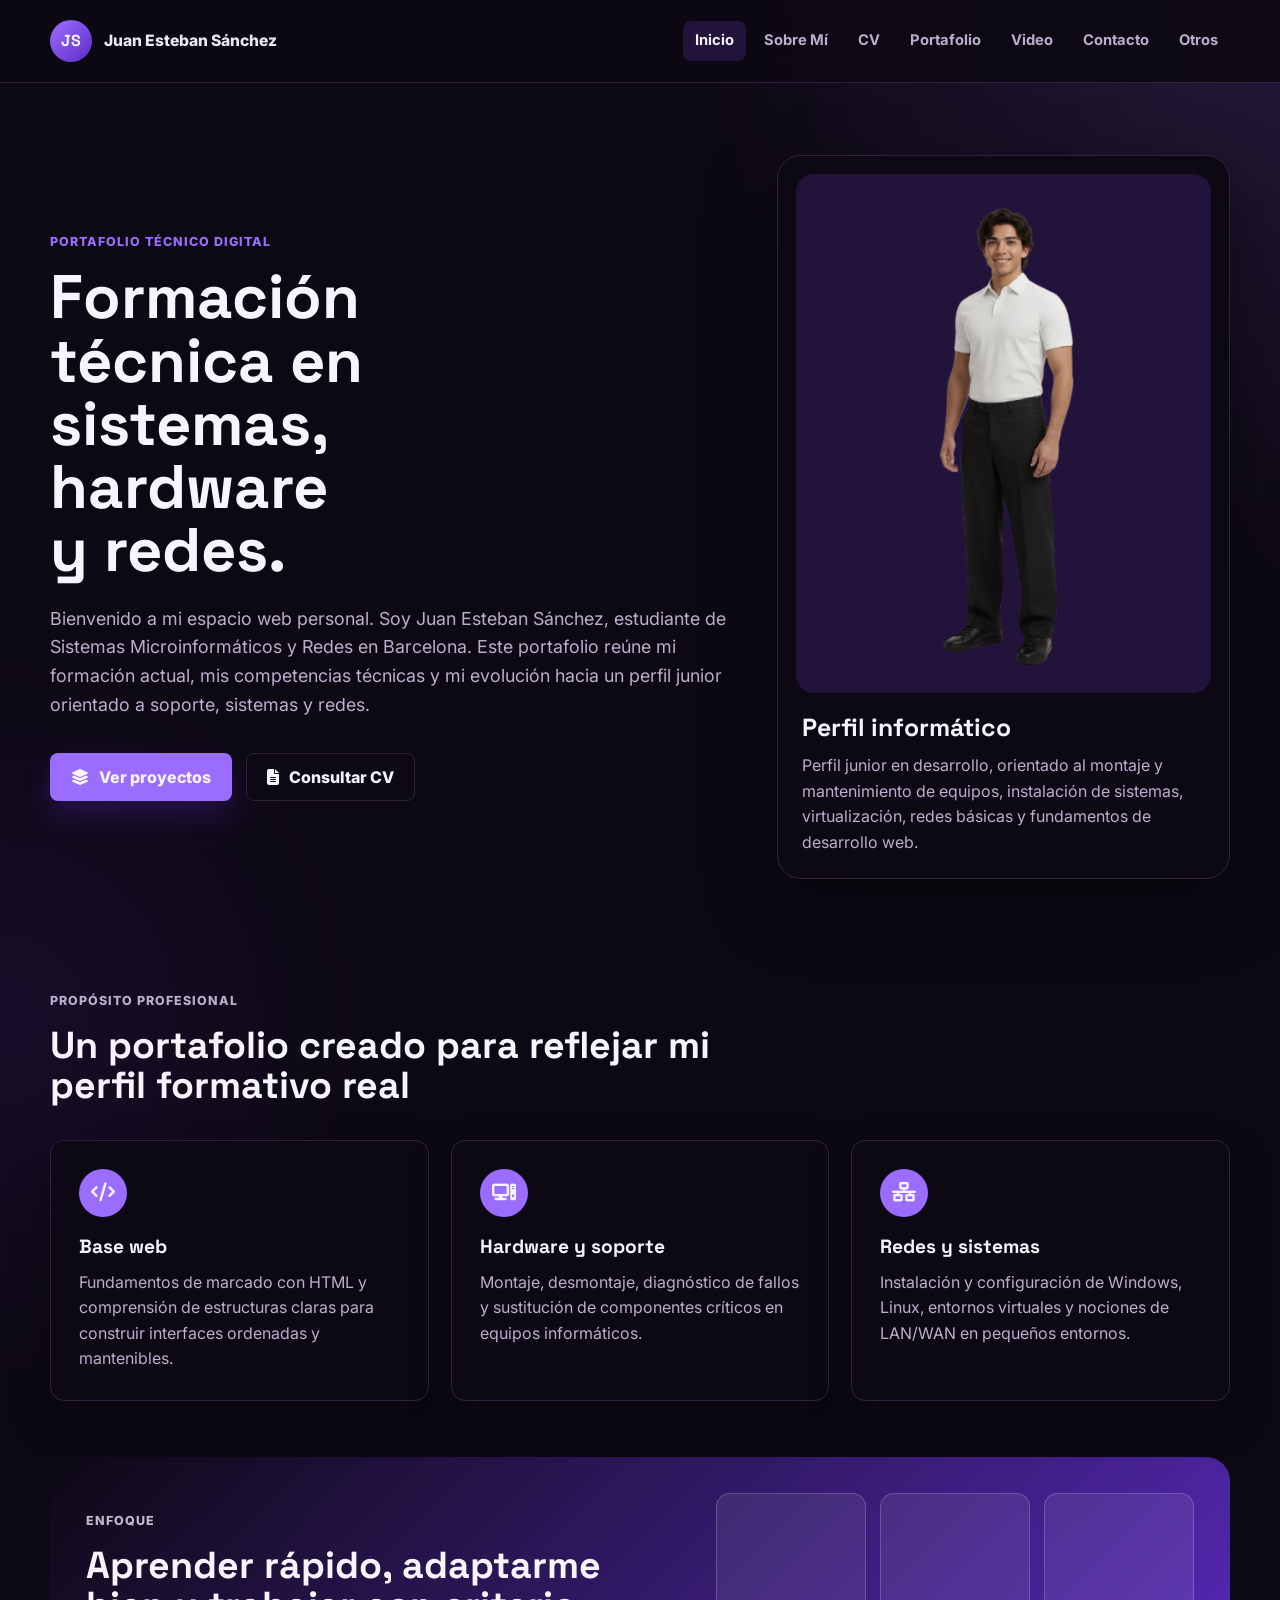
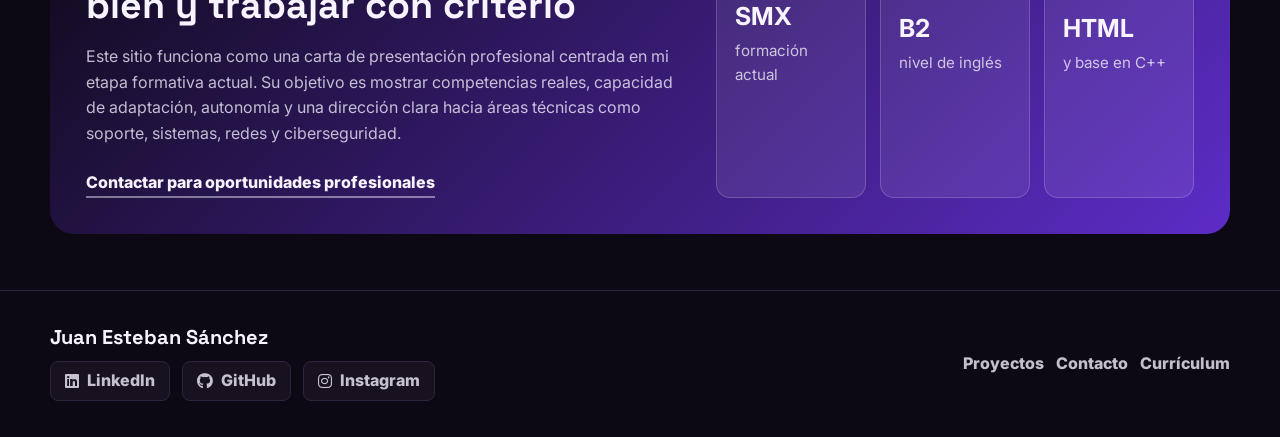
<file: index.html>
<!DOCTYPE html>
<html lang="es">
<head>
    <meta charset="UTF-8">
    <meta name="viewport" content="width=device-width, initial-scale=1.0">
    <meta name="description" content="Portafolio técnico digital de Juan Esteban Sánchez, estudiante de Sistemas Microinformáticos y Redes en Barcelona, orientado a soporte de hardware, sistemas, redes y desarrollo web básico.">
    <title>Juan Esteban Sánchez | Portafolio Técnico Digital</title>
    <meta property="og:title" content="Juan Esteban Sánchez | Portafolio Técnico Digital">
    <meta property="og:description" content="Perfil técnico junior en formación, orientado a hardware, sistemas, redes, virtualización y fundamentos de desarrollo web.">
    <link rel="icon" href="img/favicon.svg" type="image/svg+xml">
    <link rel="preconnect" href="https://fonts.googleapis.com">
    <link rel="preconnect" href="https://fonts.gstatic.com" crossorigin>
    <link href="https://fonts.googleapis.com/css2?family=Inter:wght@400;500;600;700;800&family=Space+Grotesk:wght@600;700&display=swap" rel="stylesheet">
    <link rel="stylesheet" href="https://cdnjs.cloudflare.com/ajax/libs/font-awesome/6.5.1/css/all.min.css">
    <link rel="stylesheet" href="css/styles.css">
</head>
<body>
    <header class="site-header">
        <nav class="navbar" aria-label="Navegación principal">
            <a class="brand" href="index.html" aria-label="Inicio del portafolio">
                <span class="brand-mark">JS</span>
                <span class="brand-text">Juan Esteban Sánchez</span>
            </a>
            <ul class="nav-links">
                <li><a href="index.html" aria-current="page">Inicio</a></li>
                <li><a href="about.html">Sobre Mí</a></li>
                <li><a href="cv.html">CV</a></li>
                <li><a href="portfolio.html">Portafolio</a></li>
                <li><a href="video.html">Video</a></li>
                <li><a href="contacto.html">Contacto</a></li>
                <li><a href="otros.html">Otros</a></li>
            </ul>
        </nav>
    </header>

    <main>
        <section class="hero-section">
            <div class="hero-content">
                <p class="eyebrow">Portafolio Técnico Digital</p>
                <h1>Formación técnica en sistemas, hardware y redes.</h1>
                <p class="hero-lead">Bienvenido a mi espacio web personal. Soy Juan Esteban Sánchez, estudiante de Sistemas Microinformáticos y Redes en Barcelona. Este portafolio reúne mi formación actual, mis competencias técnicas y mi evolución hacia un perfil junior orientado a soporte, sistemas y redes.</p>
                <div class="hero-actions">
                    <a class="btn btn-primary" href="portfolio.html">
                        <i class="fa-solid fa-layer-group" aria-hidden="true"></i>
                        Ver proyectos
                    </a>
                    <a class="btn btn-secondary" href="cv.html">
                        <i class="fa-solid fa-file-lines" aria-hidden="true"></i>
                        Consultar CV
                    </a>
                </div>
            </div>
            <aside class="hero-card" aria-label="Resumen del perfil profesional">
                <img src="img/foto 3d.png" alt="Representación profesional 3D de Juan Esteban Sánchez para su portafolio técnico" class="profile-photo">
                <div class="profile-summary">
                    <h2>Perfil informático</h2>
                    <p>Perfil junior en desarrollo, orientado al montaje y mantenimiento de equipos, instalación de sistemas, virtualización, redes básicas y fundamentos de desarrollo web.</p>
                </div>
            </aside>
        </section>

        <section class="section-block">
            <div class="section-heading">
                <p class="eyebrow">Propósito profesional</p>
                <h2>Un portafolio creado para reflejar mi perfil formativo real</h2>
            </div>
            <div class="feature-grid">
                <article class="feature-card">
                    <i class="fa-solid fa-code" aria-hidden="true"></i>
                    <h3>Base web</h3>
                    <p>Fundamentos de marcado con HTML y comprensión de estructuras claras para construir interfaces ordenadas y mantenibles.</p>
                </article>
                <article class="feature-card">
                    <i class="fa-solid fa-computer" aria-hidden="true"></i>
                    <h3>Hardware y soporte</h3>
                    <p>Montaje, desmontaje, diagnóstico de fallos y sustitución de componentes críticos en equipos informáticos.</p>
                </article>
                <article class="feature-card">
                    <i class="fa-solid fa-network-wired" aria-hidden="true"></i>
                    <h3>Redes y sistemas</h3>
                    <p>Instalación y configuración de Windows, Linux, entornos virtuales y nociones de LAN/WAN en pequeños entornos.</p>
                </article>
            </div>
        </section>

        <section class="split-section">
            <article class="text-panel">
                <p class="eyebrow">Enfoque</p>
                <h2>Aprender rápido, adaptarme bien y trabajar con criterio</h2>
                <p>Este sitio funciona como una carta de presentación profesional centrada en mi etapa formativa actual. Su objetivo es mostrar competencias reales, capacidad de adaptación, autonomía y una dirección clara hacia áreas técnicas como soporte, sistemas, redes y ciberseguridad.</p>
                <a class="text-link" href="contacto.html">Contactar para oportunidades profesionales</a>
            </article>
            <aside class="metrics-panel" aria-label="Áreas clave del portafolio">
                <div>
                    <strong>SMX</strong>
                    <span>formación actual</span>
                </div>
                <div>
                    <strong>B2</strong>
                    <span>nivel de inglés</span>
                </div>
                <div>
                    <strong>HTML</strong>
                    <span>y base en C++</span>
                </div>
            </aside>
        </section>
    </main>

    <footer class="site-footer">
        <div>
            <h2>Juan Esteban Sánchez</h2>
            <div class="footer-socials">
                <a href="https://www.linkedin.com/in/juan-esteban-s%C3%A1nchez" target="_blank" rel="noopener noreferrer">
                    <i class="fa-brands fa-linkedin" aria-hidden="true"></i>
                    LinkedIn
                </a>
                <a href="https://github.com/JuanSan18" target="_blank" rel="noopener noreferrer">
                    <i class="fa-brands fa-github" aria-hidden="true"></i>
                    GitHub
                </a>
                <a href="https://www.instagram.com/j.u.a.r.e/" target="_blank" rel="noopener noreferrer">
                    <i class="fa-brands fa-instagram" aria-hidden="true"></i>
                    Instagram
                </a>
            </div>
        </div>
        <nav aria-label="Enlaces secundarios">
            <a href="portfolio.html">Proyectos</a>
            <a href="contacto.html">Contacto</a>
            <a href="cv.html">Currículum</a>
        </nav>
    </footer>
</body>
</html>
</file>
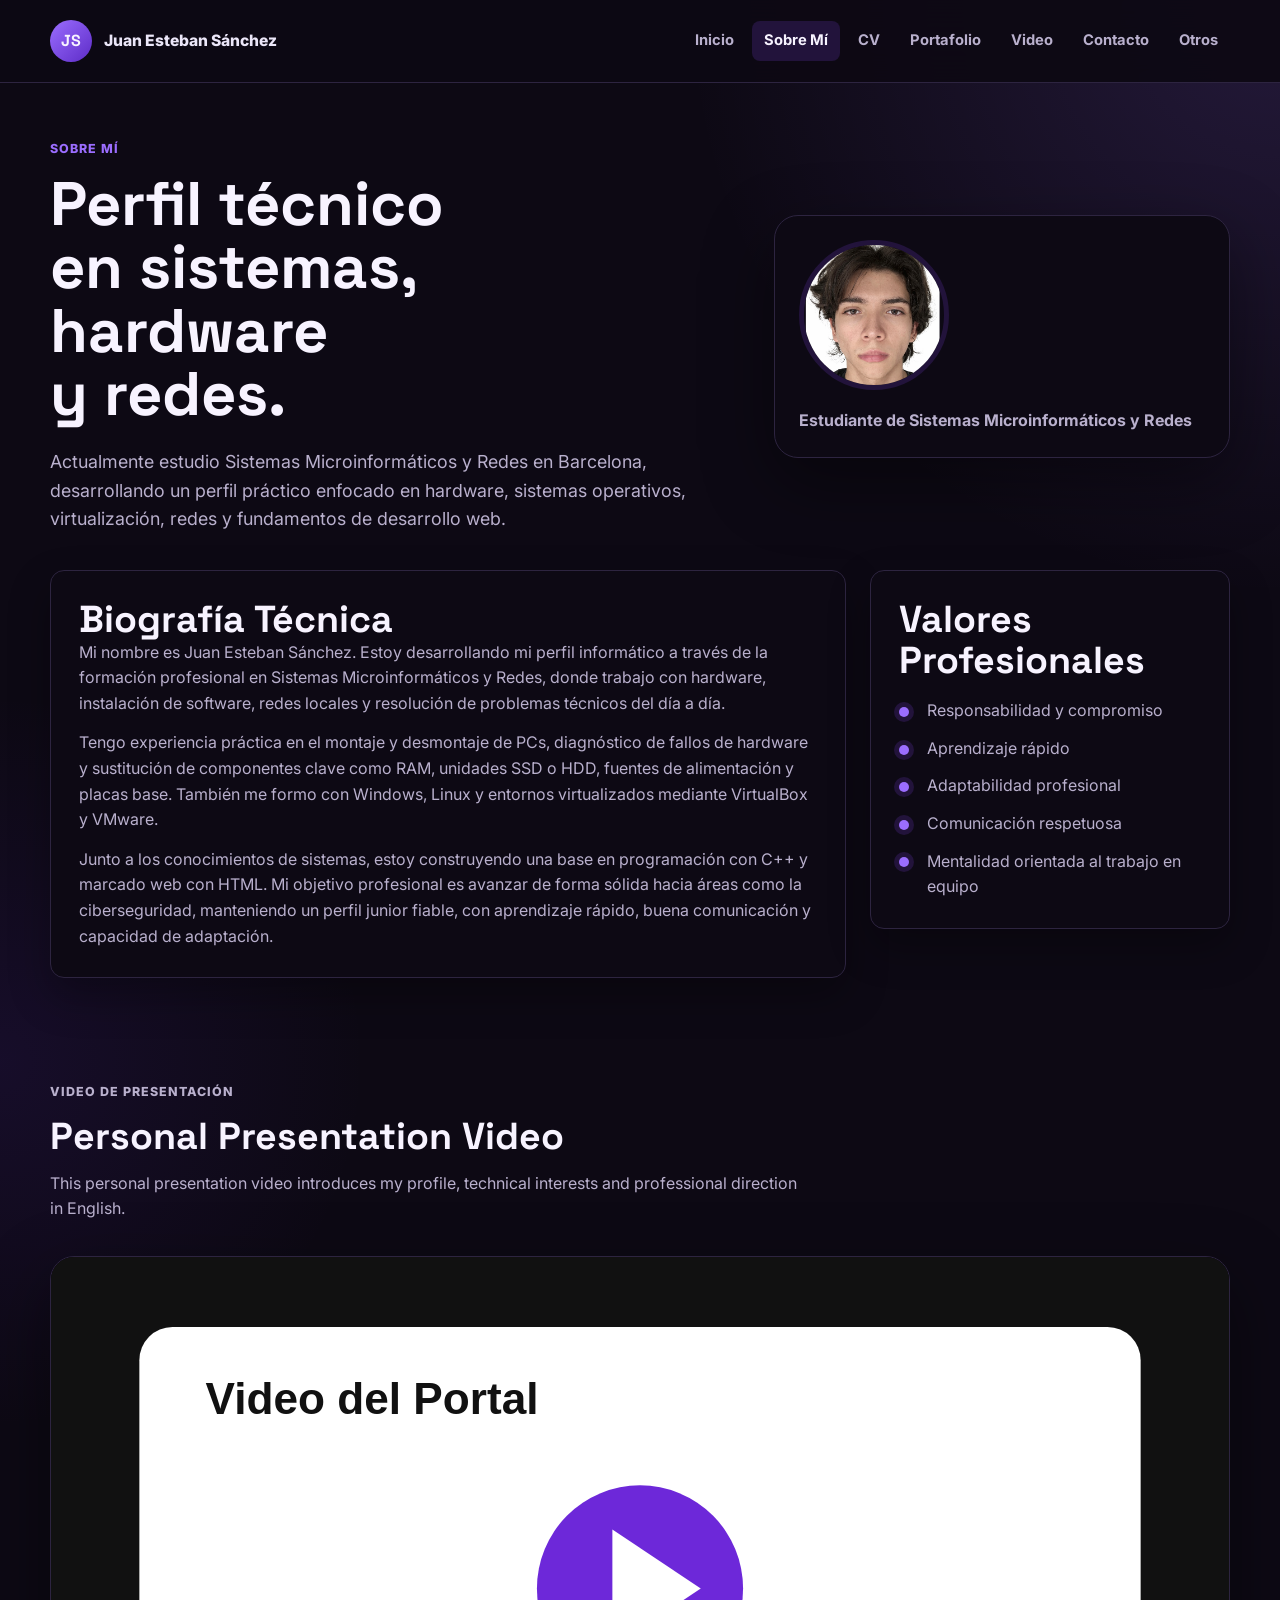
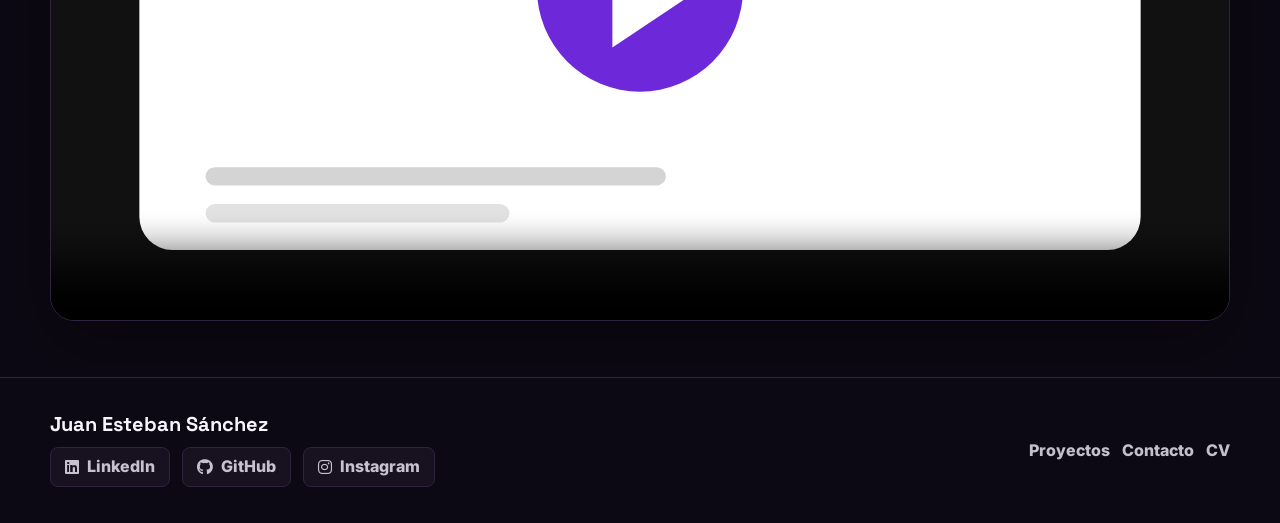
<file: about.html>
<!DOCTYPE html>
<html lang="es">
<head>
    <meta charset="UTF-8">
    <meta name="viewport" content="width=device-width, initial-scale=1.0">
    <meta name="description" content="Sobre Juan Esteban Sánchez: perfil técnico en formación con práctica en hardware, sistemas operativos, virtualización, redes básicas y fundamentos de desarrollo web.">
    <title>Sobre Mí | Juan Esteban Sánchez</title>
    <meta property="og:title" content="Sobre Mí | Juan Esteban Sánchez">
    <meta property="og:description" content="Biografía técnica y perfil profesional en formación orientado a hardware, sistemas, redes y desarrollo web básico.">
    <link rel="icon" href="img/favicon.svg" type="image/svg+xml">
    <link rel="preconnect" href="https://fonts.googleapis.com">
    <link rel="preconnect" href="https://fonts.gstatic.com" crossorigin>
    <link href="https://fonts.googleapis.com/css2?family=Inter:wght@400;500;600;700;800&family=Space+Grotesk:wght@600;700&display=swap" rel="stylesheet">
    <link rel="stylesheet" href="https://cdnjs.cloudflare.com/ajax/libs/font-awesome/6.5.1/css/all.min.css">
    <link rel="stylesheet" href="css/styles.css">
</head>
<body>
    <header class="site-header">
        <nav class="navbar" aria-label="Navegación principal">
            <a class="brand" href="index.html" aria-label="Inicio del portafolio">
                <span class="brand-mark">JS</span>
                <span class="brand-text">Juan Esteban Sánchez</span>
            </a>
            <ul class="nav-links">
                <li><a href="index.html">Inicio</a></li>
                <li><a href="about.html" aria-current="page">Sobre Mí</a></li>
                <li><a href="cv.html">CV</a></li>
                <li><a href="portfolio.html">Portafolio</a></li>
                <li><a href="video.html">Video</a></li>
                <li><a href="contacto.html">Contacto</a></li>
                <li><a href="otros.html">Otros</a></li>
            </ul>
        </nav>
    </header>

    <main>
        <section class="page-hero compact-hero">
            <div>
                <p class="eyebrow">Sobre Mí</p>
                <h1>Perfil técnico en sistemas, hardware y redes.</h1>
                <p>Actualmente estudio Sistemas Microinformáticos y Redes en Barcelona, desarrollando un perfil práctico enfocado en hardware, sistemas operativos, virtualización, redes y fundamentos de desarrollo web.</p>
            </div>
            <aside class="mini-profile" aria-label="Retrato profesional">
                <img src="img/perfil-profesional.png" alt="Retrato profesional de Juan Esteban Sánchez para su perfil técnico">
                <span>Estudiante de Sistemas Microinformáticos y Redes</span>
            </aside>
        </section>

        <section class="content-grid">
            <article class="content-card wide-card">
                <h2>Biografía Técnica</h2>
                <p>Mi nombre es Juan Esteban Sánchez. Estoy desarrollando mi perfil informático a través de la formación profesional en Sistemas Microinformáticos y Redes, donde trabajo con hardware, instalación de software, redes locales y resolución de problemas técnicos del día a día.</p>
                <p>Tengo experiencia práctica en el montaje y desmontaje de PCs, diagnóstico de fallos de hardware y sustitución de componentes clave como RAM, unidades SSD o HDD, fuentes de alimentación y placas base. También me formo con Windows, Linux y entornos virtualizados mediante VirtualBox y VMware.</p>
                <p>Junto a los conocimientos de sistemas, estoy construyendo una base en programación con C++ y marcado web con HTML. Mi objetivo profesional es avanzar de forma sólida hacia áreas como la ciberseguridad, manteniendo un perfil junior fiable, con aprendizaje rápido, buena comunicación y capacidad de adaptación.</p>
            </article>
            <aside class="content-card">
                <h2>Valores Profesionales</h2>
                <ul class="check-list">
                    <li>Responsabilidad y compromiso</li>
                    <li>Aprendizaje rápido</li>
                    <li>Adaptabilidad profesional</li>
                    <li>Comunicación respetuosa</li>
                    <li>Mentalidad orientada al trabajo en equipo</li>
                </ul>
            </aside>
        </section>

        <section class="section-block">
            <div class="section-heading">
                <p class="eyebrow">Video de Presentación</p>
                <h2>Personal Presentation Video</h2>
                <p>This personal presentation video introduces my profile, technical interests and professional direction in English.</p>
            </div>
            <article class="video-shell">
                <video controls poster="img/video-placeholder.svg" aria-label="Video de presentación personal en inglés">
                    <source src="Videos/Video_about_me.mp4" type="video/mp4">
                    Tu navegador no soporta la etiqueta de video.
                </video>
            </article>
        </section>
    </main>

    <footer class="site-footer">
        <div>
            <h2>Juan Esteban Sánchez</h2>
            <div class="footer-socials">
                <a href="https://www.linkedin.com/in/juan-esteban-s%C3%A1nchez" target="_blank" rel="noopener noreferrer">
                    <i class="fa-brands fa-linkedin" aria-hidden="true"></i>
                    LinkedIn
                </a>
                <a href="https://github.com/JuanSan18" target="_blank" rel="noopener noreferrer">
                    <i class="fa-brands fa-github" aria-hidden="true"></i>
                    GitHub
                </a>
                <a href="https://www.instagram.com/j.u.a.r.e/" target="_blank" rel="noopener noreferrer">
                    <i class="fa-brands fa-instagram" aria-hidden="true"></i>
                    Instagram
                </a>
            </div>
        </div>
        <nav aria-label="Enlaces secundarios">
            <a href="portfolio.html">Proyectos</a>
            <a href="contacto.html">Contacto</a>
            <a href="cv.html">CV</a>
        </nav>
    </footer>
</body>
</html>
</file>
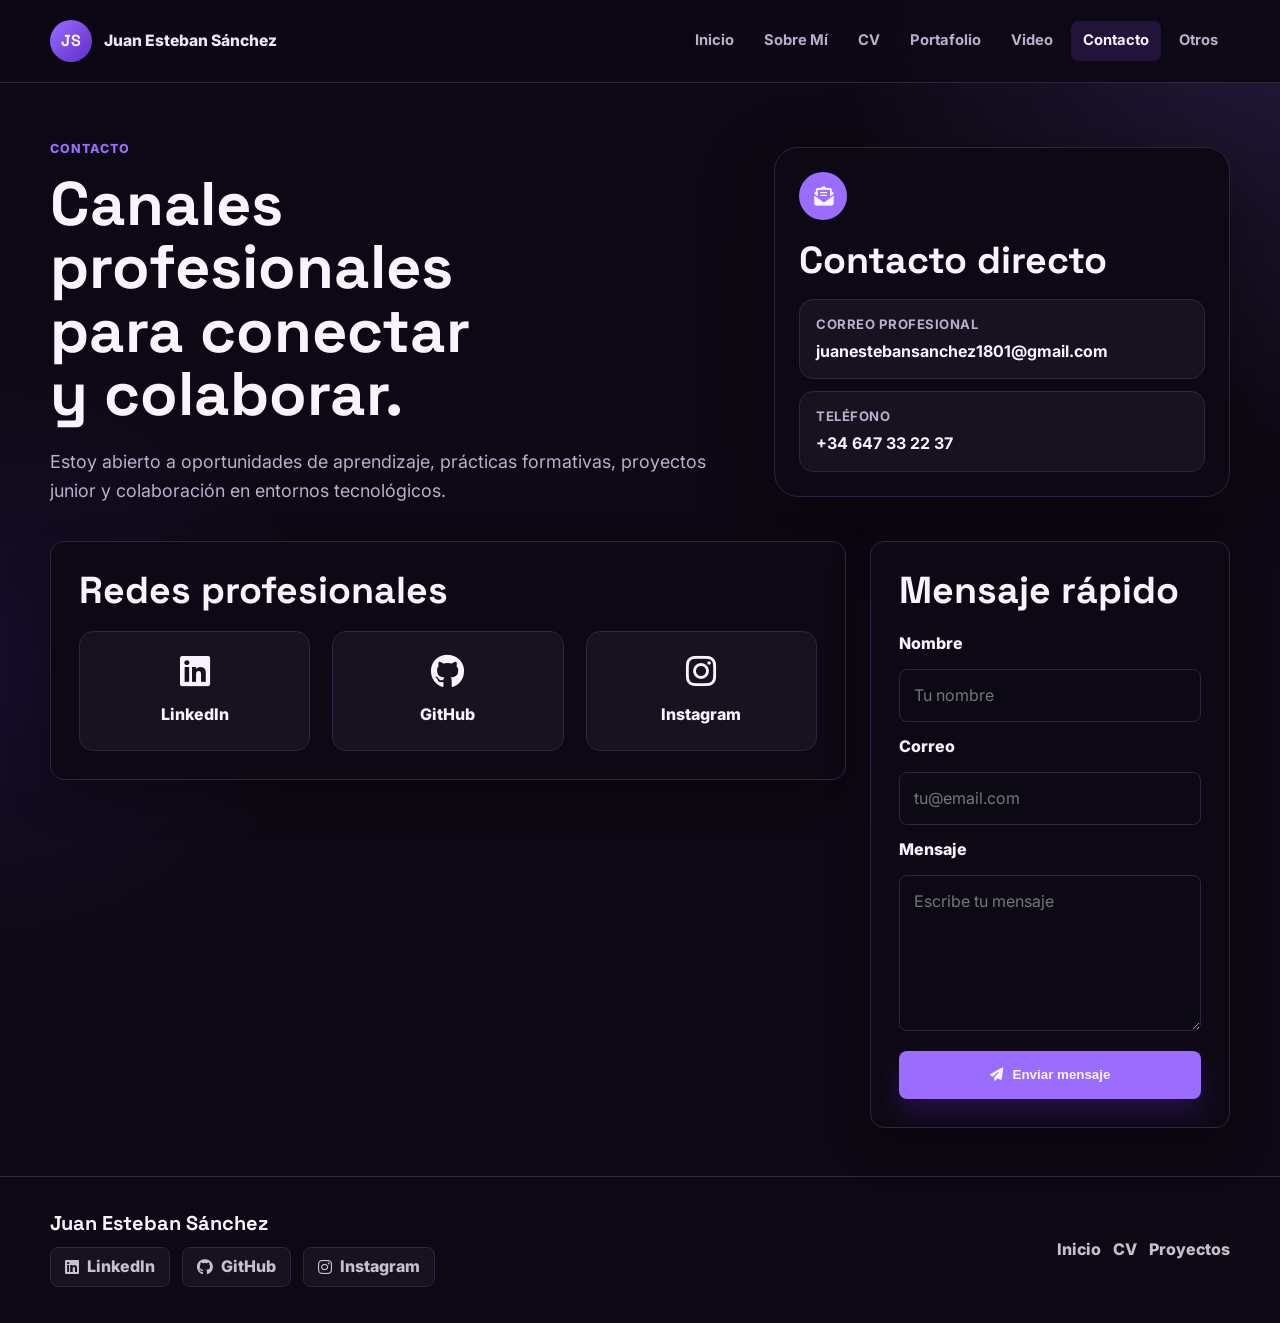
<file: contacto.html>
<!DOCTYPE html>
<html lang="es">
<head>
    <meta charset="UTF-8">
    <meta name="viewport" content="width=device-width, initial-scale=1.0">
    <meta name="description" content="Contacto profesional de Juan Esteban Sánchez para prácticas, soporte técnico junior, proyectos formativos y colaboración en entornos tecnológicos.">
    <title>Contacto | Juan Esteban Sánchez</title>
    <meta property="og:title" content="Contacto | Juan Esteban Sánchez">
    <meta property="og:description" content="Canales de contacto profesional, redes y formulario de Juan Esteban Sánchez.">
    <link rel="icon" href="img/favicon.svg" type="image/svg+xml">
    <link rel="preconnect" href="https://fonts.googleapis.com">
    <link rel="preconnect" href="https://fonts.gstatic.com" crossorigin>
    <link href="https://fonts.googleapis.com/css2?family=Inter:wght@400;500;600;700;800&family=Space+Grotesk:wght@600;700&display=swap" rel="stylesheet">
    <link rel="stylesheet" href="https://cdnjs.cloudflare.com/ajax/libs/font-awesome/6.5.1/css/all.min.css">
    <link rel="stylesheet" href="css/styles.css">
</head>
<body>
    <header class="site-header">
        <nav class="navbar" aria-label="Navegación principal">
            <a class="brand" href="index.html" aria-label="Inicio del portafolio">
                <span class="brand-mark">JS</span>
                <span class="brand-text">Juan Esteban Sánchez</span>
            </a>
            <ul class="nav-links">
                <li><a href="index.html">Inicio</a></li>
                <li><a href="about.html">Sobre Mí</a></li>
                <li><a href="cv.html">CV</a></li>
                <li><a href="portfolio.html">Portafolio</a></li>
                <li><a href="video.html">Video</a></li>
                <li><a href="contacto.html" aria-current="page">Contacto</a></li>
                <li><a href="otros.html">Otros</a></li>
            </ul>
        </nav>
    </header>

    <main>
        <section class="page-hero">
            <div>
                <p class="eyebrow">Contacto</p>
                <h1>Canales profesionales para conectar y colaborar.</h1>
                <p>Estoy abierto a oportunidades de aprendizaje, prácticas formativas, proyectos junior y colaboración en entornos tecnológicos.</p>
            </div>
            <aside class="contact-card" aria-label="Contacto directo">
                <i class="fa-solid fa-envelope-open-text" aria-hidden="true"></i>
                <h2>Contacto directo</h2>
                <div class="contact-direct-list">
                    <a href="https://mail.google.com/mail/?view=cm&fs=1&to=juanestebansanchez1801@gmail.com" target="_blank" rel="noopener noreferrer">
                        <span class="contact-direct-label">Correo profesional</span>
                        <strong>juanestebansanchez1801@gmail.com</strong>
                    </a>
                    <a href="tel:+34647332237">
                        <span class="contact-direct-label">Teléfono</span>
                        <strong>+34 647 33 22 37</strong>
                    </a>
                </div>
            </aside>
        </section>

        <section class="contact-layout">
            <article class="contact-panel">
                <h2>Redes profesionales</h2>
                <div class="social-grid">
                    <a href="https://www.linkedin.com/in/juan-esteban-s%C3%A1nchez" target="_blank" rel="noopener noreferrer">
                        <i class="fa-brands fa-linkedin" aria-hidden="true"></i>
                        <span>LinkedIn</span>
                    </a>
                    <a href="https://github.com/JuanSan18" target="_blank" rel="noopener noreferrer">
                        <i class="fa-brands fa-github" aria-hidden="true"></i>
                        <span>GitHub</span>
                    </a>
                    <a href="https://www.instagram.com/j.u.a.r.e/" target="_blank" rel="noopener noreferrer">
                        <i class="fa-brands fa-instagram" aria-hidden="true"></i>
                        <span>Instagram</span>
                    </a>
                </div>
            </article>

            <aside class="contact-panel" aria-label="Formulario de contacto">
                <h2>Mensaje rápido</h2>
                <form class="contact-form" action="https://formsubmit.co/juanestebansanchez1801@gmail.com" method="post">
                    <input type="hidden" name="_subject" value="Nuevo mensaje desde el portafolio">
                    <input type="hidden" name="_captcha" value="false">
                    <label for="nombre">Nombre</label>
                    <input type="text" id="nombre" name="nombre" placeholder="Tu nombre" required>

                    <label for="email">Correo</label>
                    <input type="email" id="email" name="email" placeholder="tu@email.com" required>

                    <label for="mensaje">Mensaje</label>
                    <textarea id="mensaje" name="mensaje" rows="5" placeholder="Escribe tu mensaje" required></textarea>

                    <button class="btn btn-primary" type="submit">
                        <i class="fa-solid fa-paper-plane" aria-hidden="true"></i>
                        Enviar mensaje
                    </button>
                </form>
            </aside>
        </section>
    </main>

    <footer class="site-footer">
        <div>
            <h2>Juan Esteban Sánchez</h2>
            <div class="footer-socials">
                <a href="https://www.linkedin.com/in/juan-esteban-s%C3%A1nchez" target="_blank" rel="noopener noreferrer">
                    <i class="fa-brands fa-linkedin" aria-hidden="true"></i>
                    LinkedIn
                </a>
                <a href="https://github.com/JuanSan18" target="_blank" rel="noopener noreferrer">
                    <i class="fa-brands fa-github" aria-hidden="true"></i>
                    GitHub
                </a>
                <a href="https://www.instagram.com/j.u.a.r.e/" target="_blank" rel="noopener noreferrer">
                    <i class="fa-brands fa-instagram" aria-hidden="true"></i>
                    Instagram
                </a>
            </div>
        </div>
        <nav aria-label="Enlaces secundarios">
            <a href="index.html">Inicio</a>
            <a href="cv.html">CV</a>
            <a href="portfolio.html">Proyectos</a>
        </nav>
    </footer>
</body>
</html>
</file>
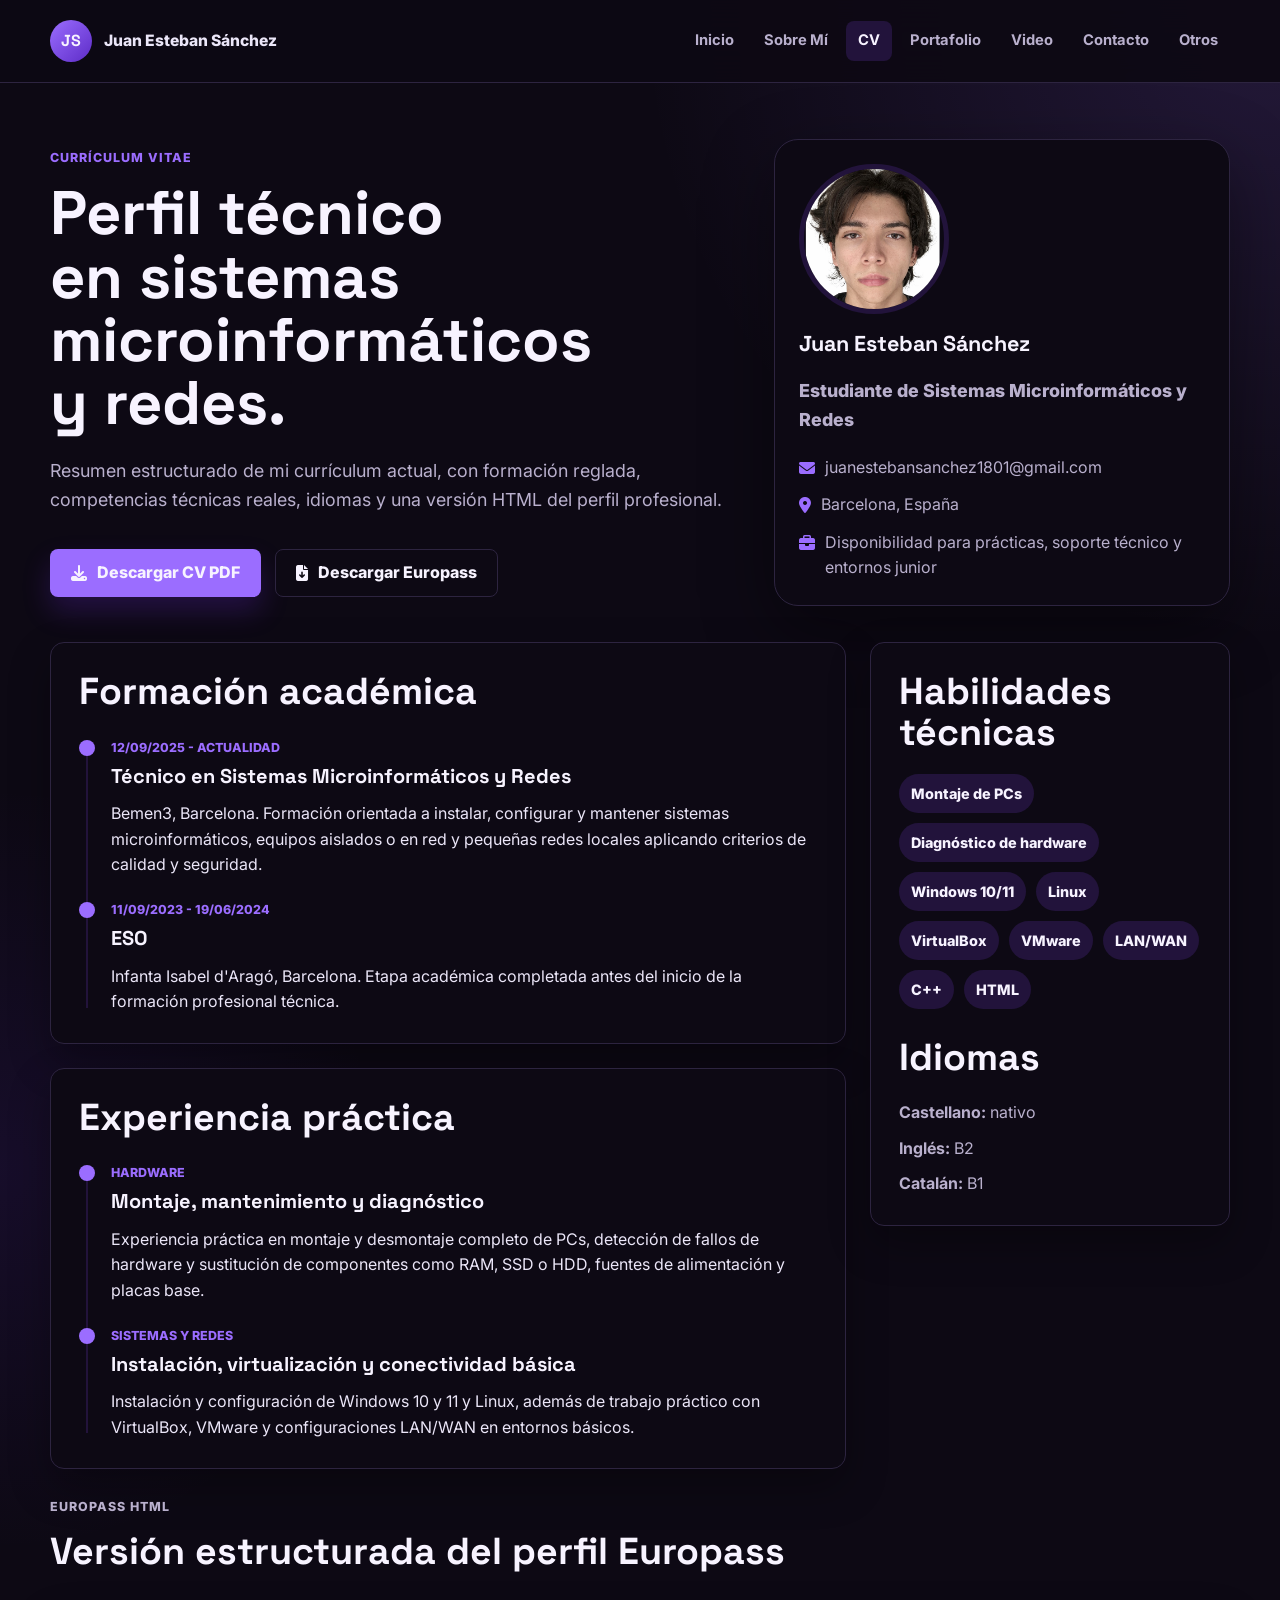
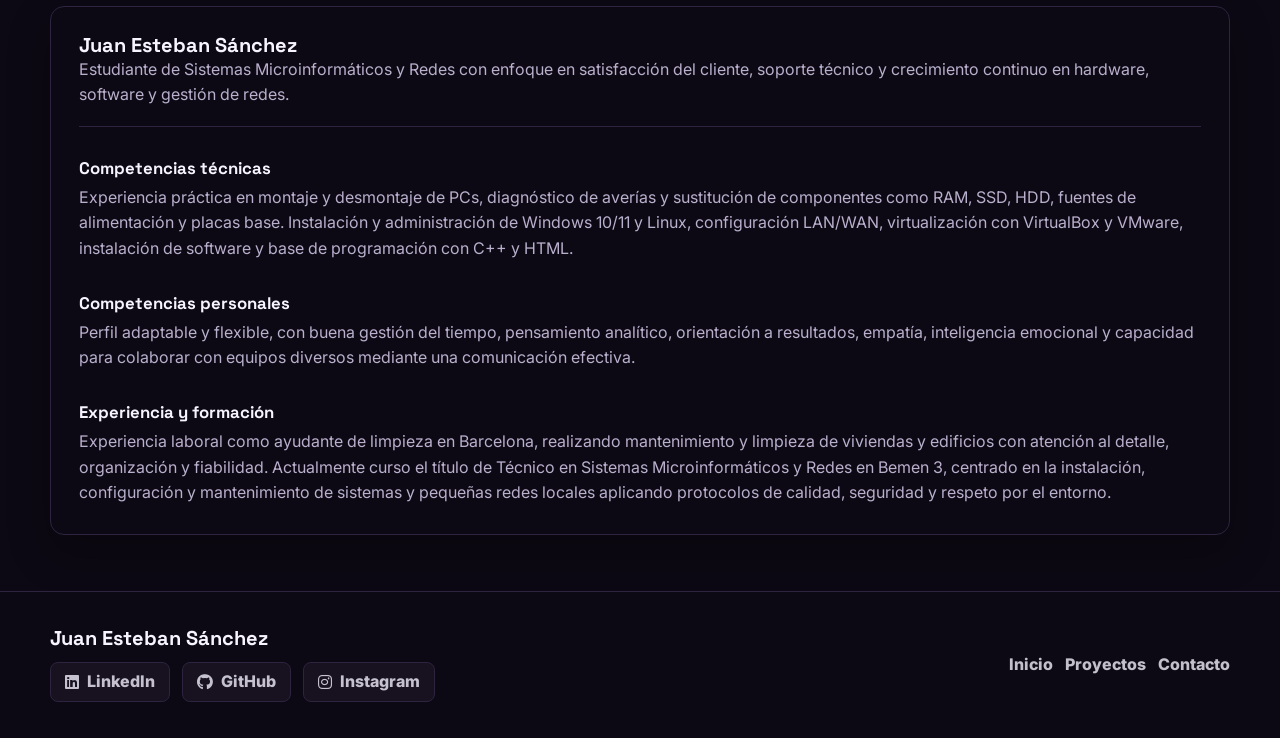
<file: cv.html>
<!DOCTYPE html>
<html lang="es">
<head>
    <meta charset="UTF-8">
    <meta name="viewport" content="width=device-width, initial-scale=1.0">
    <meta name="description" content="Currículum de Juan Esteban Sánchez con formación en Sistemas Microinformáticos y Redes, competencias técnicas, idiomas, experiencia práctica y perfil Europass.">
    <title>Currículum Vitae | Juan Esteban Sánchez</title>
    <meta property="og:title" content="Currículum Vitae | Juan Esteban Sánchez">
    <meta property="og:description" content="Formación, habilidades técnicas, idiomas y perfil Europass de Juan Esteban Sánchez.">
    <link rel="icon" href="img/favicon.svg" type="image/svg+xml">
    <link rel="preconnect" href="https://fonts.googleapis.com">
    <link rel="preconnect" href="https://fonts.gstatic.com" crossorigin>
    <link href="https://fonts.googleapis.com/css2?family=Inter:wght@400;500;600;700;800&family=Space+Grotesk:wght@600;700&display=swap" rel="stylesheet">
    <link rel="stylesheet" href="https://cdnjs.cloudflare.com/ajax/libs/font-awesome/6.5.1/css/all.min.css">
    <link rel="stylesheet" href="css/styles.css">
</head>
<body>
    <header class="site-header">
        <nav class="navbar" aria-label="Navegación principal">
            <a class="brand" href="index.html" aria-label="Inicio del portafolio">
                <span class="brand-mark">JS</span>
                <span class="brand-text">Juan Esteban Sánchez</span>
            </a>
            <ul class="nav-links">
                <li><a href="index.html">Inicio</a></li>
                <li><a href="about.html">Sobre Mí</a></li>
                <li><a href="cv.html" aria-current="page">CV</a></li>
                <li><a href="portfolio.html">Portafolio</a></li>
                <li><a href="video.html">Video</a></li>
                <li><a href="contacto.html">Contacto</a></li>
                <li><a href="otros.html">Otros</a></li>
            </ul>
        </nav>
    </header>

    <main>
        <section class="page-hero cv-hero">
            <div>
                <p class="eyebrow">Currículum Vitae</p>
                <h1>Perfil técnico en sistemas microinformáticos y redes.</h1>
                <p>Resumen estructurado de mi currículum actual, con formación reglada, competencias técnicas reales, idiomas y una versión HTML del perfil profesional.</p>
                <div class="hero-actions">
                    <a class="btn btn-primary" href="docs/CV.pdf" download>
                        <i class="fa-solid fa-download" aria-hidden="true"></i>
                        Descargar CV PDF
                    </a>
                    <a class="btn btn-secondary" href="docs/Europass.pdf" download>
                        <i class="fa-solid fa-file-arrow-down" aria-hidden="true"></i>
                        Descargar Europass
                    </a>
                </div>
            </div>
            <aside class="cv-summary" aria-label="Datos personales resumidos">
                <img src="img/perfil-profesional.png" alt="Retrato profesional de Juan Esteban Sánchez en su currículum">
                <h2>Juan Esteban Sánchez</h2>
                <p>Estudiante de Sistemas Microinformáticos y Redes</p>
                <ul>
                    <li><i class="fa-solid fa-envelope" aria-hidden="true"></i> juanestebansanchez1801@gmail.com</li>
                    <li><i class="fa-solid fa-location-dot" aria-hidden="true"></i> Barcelona, España</li>
                    <li><i class="fa-solid fa-briefcase" aria-hidden="true"></i> Disponibilidad para prácticas, soporte técnico y entornos junior</li>
                </ul>
            </aside>
        </section>

        <section class="resume-layout">
            <article class="timeline-section">
                <h2>Formación académica</h2>
                <div class="timeline">
                    <article class="timeline-item">
                        <span>12/09/2025 - Actualidad</span>
                        <h3>Técnico en Sistemas Microinformáticos y Redes</h3>
                        <p>Bemen3, Barcelona. Formación orientada a instalar, configurar y mantener sistemas microinformáticos, equipos aislados o en red y pequeñas redes locales aplicando criterios de calidad y seguridad.</p>
                    </article>
                    <article class="timeline-item">
                        <span>11/09/2023 - 19/06/2024</span>
                        <h3>ESO</h3>
                        <p>Infanta Isabel d'Aragó, Barcelona. Etapa académica completada antes del inicio de la formación profesional técnica.</p>
                    </article>
                </div>
            </article>

            <article class="timeline-section">
                <h2>Experiencia práctica</h2>
                <div class="timeline">
                    <article class="timeline-item">
                        <span>Hardware</span>
                        <h3>Montaje, mantenimiento y diagnóstico</h3>
                        <p>Experiencia práctica en montaje y desmontaje completo de PCs, detección de fallos de hardware y sustitución de componentes como RAM, SSD o HDD, fuentes de alimentación y placas base.</p>
                    </article>
                    <article class="timeline-item">
                        <span>Sistemas y redes</span>
                        <h3>Instalación, virtualización y conectividad básica</h3>
                        <p>Instalación y configuración de Windows 10 y 11 y Linux, además de trabajo práctico con VirtualBox, VMware y configuraciones LAN/WAN en entornos básicos.</p>
                    </article>
                </div>
            </article>

            <aside class="skills-aside" aria-label="Habilidades e idiomas">
                <section>
                    <h2>Habilidades técnicas</h2>
                    <ul class="tag-list">
                        <li>Montaje de PCs</li>
                        <li>Diagnóstico de hardware</li>
                        <li>Windows 10/11</li>
                        <li>Linux</li>
                        <li>VirtualBox</li>
                        <li>VMware</li>
                        <li>LAN/WAN</li>
                        <li>C++</li>
                        <li>HTML</li>
                    </ul>
                </section>
                <section>
                    <h2>Idiomas</h2>
                    <div class="language-list">
                        <p><strong>Castellano:</strong> nativo</p>
                        <p><strong>Inglés:</strong> B2</p>
                        <p><strong>Catalán:</strong> B1</p>
                    </div>
                </section>
            </aside>
        </section>

        <section class="section-block" id="europass-html">
            <div class="section-heading">
                <p class="eyebrow">Europass HTML</p>
                <h2>Versión estructurada del perfil Europass</h2>
            </div>
            <article class="europass-card">
                <header>
                    <h3>Juan Esteban Sánchez</h3>
                    <p>Estudiante de Sistemas Microinformáticos y Redes con enfoque en satisfacción del cliente, soporte técnico y crecimiento continuo en hardware, software y gestión de redes.</p>
                </header>
                <section>
                    <h4>Competencias técnicas</h4>
                    <p>Experiencia práctica en montaje y desmontaje de PCs, diagnóstico de averías y sustitución de componentes como RAM, SSD, HDD, fuentes de alimentación y placas base. Instalación y administración de Windows 10/11 y Linux, configuración LAN/WAN, virtualización con VirtualBox y VMware, instalación de software y base de programación con C++ y HTML.</p>
                </section>
                <section>
                    <h4>Competencias personales</h4>
                    <p>Perfil adaptable y flexible, con buena gestión del tiempo, pensamiento analítico, orientación a resultados, empatía, inteligencia emocional y capacidad para colaborar con equipos diversos mediante una comunicación efectiva.</p>
                </section>
                <section>
                    <h4>Experiencia y formación</h4>
                    <p>Experiencia laboral como ayudante de limpieza en Barcelona, realizando mantenimiento y limpieza de viviendas y edificios con atención al detalle, organización y fiabilidad. Actualmente curso el título de Técnico en Sistemas Microinformáticos y Redes en Bemen 3, centrado en la instalación, configuración y mantenimiento de sistemas y pequeñas redes locales aplicando protocolos de calidad, seguridad y respeto por el entorno.</p>
                </section>
            </article>
        </section>
    </main>

    <footer class="site-footer">
        <div>
            <h2>Juan Esteban Sánchez</h2>
            <div class="footer-socials">
                <a href="https://www.linkedin.com/in/juan-esteban-s%C3%A1nchez" target="_blank" rel="noopener noreferrer">
                    <i class="fa-brands fa-linkedin" aria-hidden="true"></i>
                    LinkedIn
                </a>
                <a href="https://github.com/JuanSan18" target="_blank" rel="noopener noreferrer">
                    <i class="fa-brands fa-github" aria-hidden="true"></i>
                    GitHub
                </a>
                <a href="https://www.instagram.com/j.u.a.r.e/" target="_blank" rel="noopener noreferrer">
                    <i class="fa-brands fa-instagram" aria-hidden="true"></i>
                    Instagram
                </a>
            </div>
        </div>
        <nav aria-label="Enlaces secundarios">
            <a href="index.html">Inicio</a>
            <a href="portfolio.html">Proyectos</a>
            <a href="contacto.html">Contacto</a>
        </nav>
    </footer>
</body>
</html>
</file>
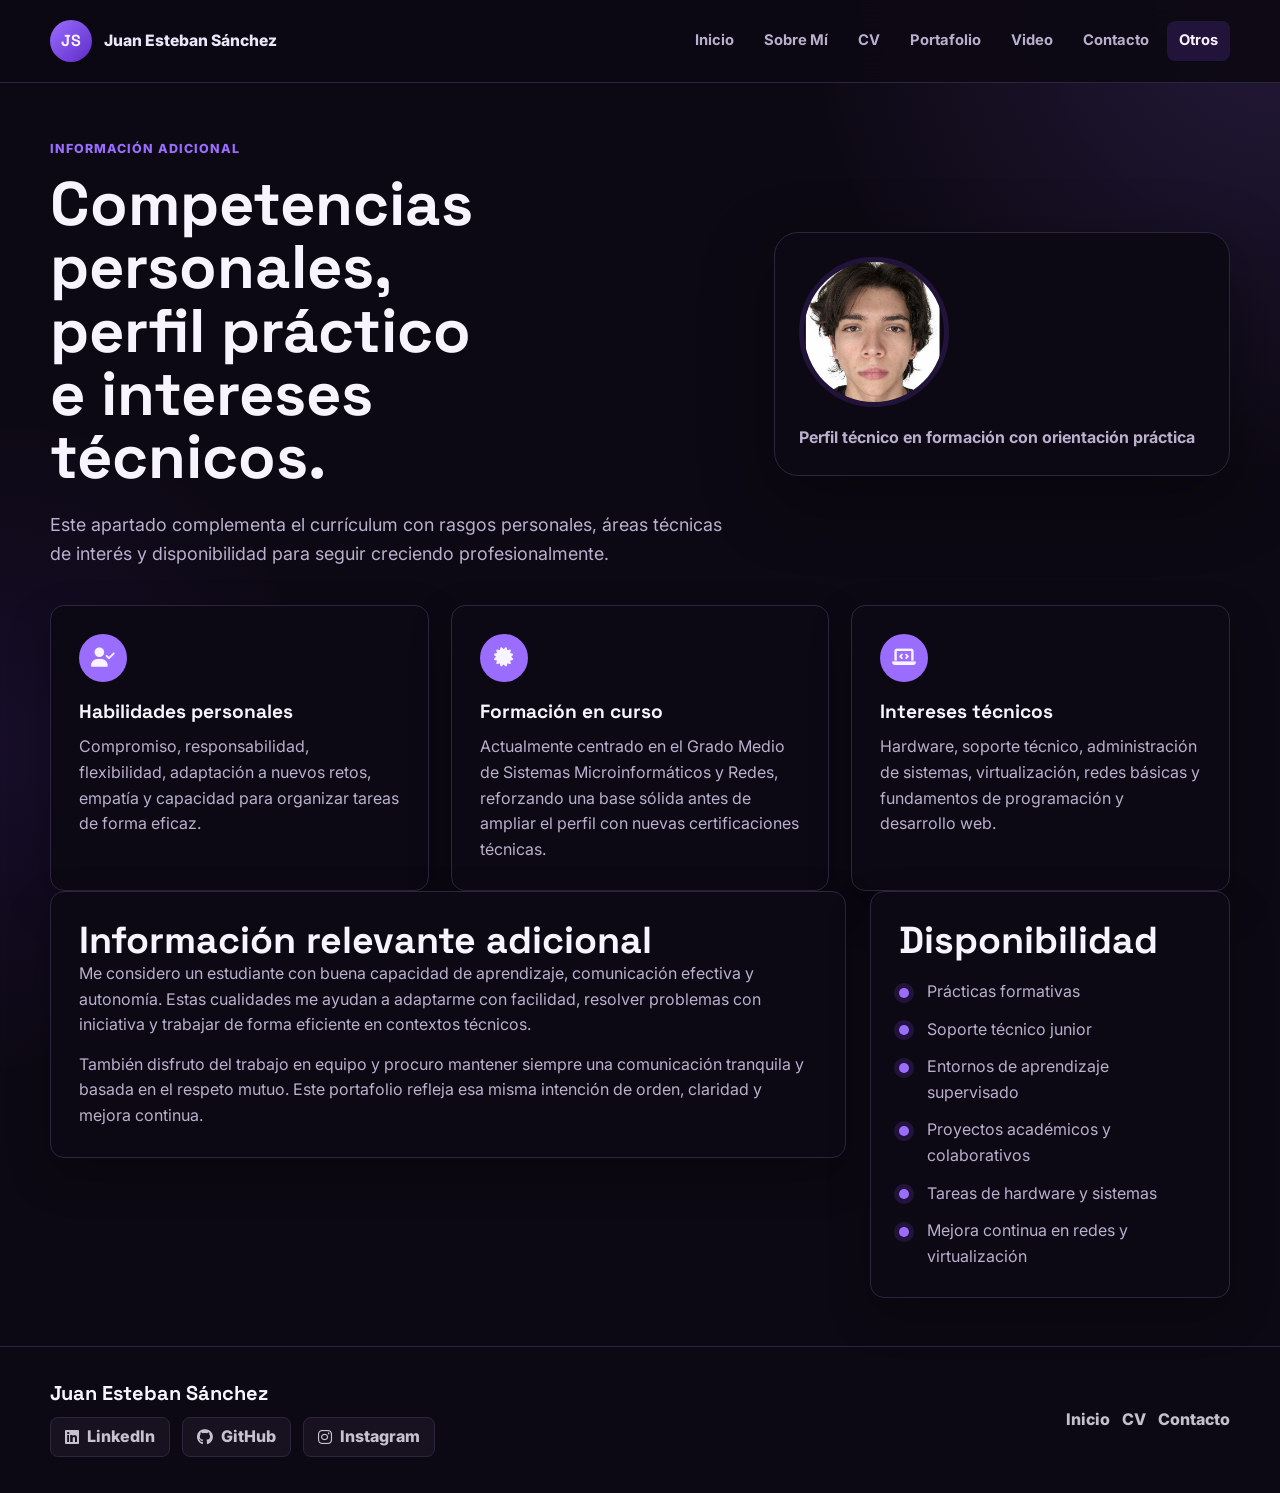
<file: otros.html>
<!DOCTYPE html>
<html lang="es">
<head>
    <meta charset="UTF-8">
    <meta name="viewport" content="width=device-width, initial-scale=1.0">
    <meta name="description" content="Información adicional de Juan Esteban Sánchez: habilidades personales, intereses técnicos y disponibilidad para prácticas, soporte técnico junior y aprendizaje supervisado.">
    <title>Otros | Juan Esteban Sánchez</title>
    <meta property="og:title" content="Otros | Juan Esteban Sánchez">
    <meta property="og:description" content="Habilidades personales, intereses técnicos y disponibilidad profesional de Juan Esteban Sánchez.">
    <link rel="icon" href="img/favicon.svg" type="image/svg+xml">
    <link rel="preconnect" href="https://fonts.googleapis.com">
    <link rel="preconnect" href="https://fonts.gstatic.com" crossorigin>
    <link href="https://fonts.googleapis.com/css2?family=Inter:wght@400;500;600;700;800&family=Space+Grotesk:wght@600;700&display=swap" rel="stylesheet">
    <link rel="stylesheet" href="https://cdnjs.cloudflare.com/ajax/libs/font-awesome/6.5.1/css/all.min.css">
    <link rel="stylesheet" href="css/styles.css">
</head>
<body>
    <header class="site-header">
        <nav class="navbar" aria-label="Navegación principal">
            <a class="brand" href="index.html" aria-label="Inicio del portafolio">
                <span class="brand-mark">JS</span>
                <span class="brand-text">Juan Esteban Sánchez</span>
            </a>
            <ul class="nav-links">
                <li><a href="index.html">Inicio</a></li>
                <li><a href="about.html">Sobre Mí</a></li>
                <li><a href="cv.html">CV</a></li>
                <li><a href="portfolio.html">Portafolio</a></li>
                <li><a href="video.html">Video</a></li>
                <li><a href="contacto.html">Contacto</a></li>
                <li><a href="otros.html" aria-current="page">Otros</a></li>
            </ul>
        </nav>
    </header>

    <main>
        <section class="page-hero">
            <div>
                <p class="eyebrow">Información adicional</p>
                <h1>Competencias personales, perfil práctico e intereses técnicos.</h1>
                <p>Este apartado complementa el currículum con rasgos personales, áreas técnicas de interés y disponibilidad para seguir creciendo profesionalmente.</p>
            </div>
            <aside class="mini-profile" aria-label="Resumen adicional del perfil">
                <img src="img/perfil-profesional.png" alt="Retrato profesional de Juan Esteban Sánchez para información adicional del perfil">
                <span>Perfil técnico en formación con orientación práctica</span>
            </aside>
        </section>

        <section class="feature-grid">
            <article class="feature-card">
                <i class="fa-solid fa-user-check" aria-hidden="true"></i>
                <h2>Habilidades personales</h2>
                <p>Compromiso, responsabilidad, flexibilidad, adaptación a nuevos retos, empatía y capacidad para organizar tareas de forma eficaz.</p>
            </article>
            <article class="feature-card">
                <i class="fa-solid fa-certificate" aria-hidden="true"></i>
                <h2>Formación en curso</h2>
                <p>Actualmente centrado en el Grado Medio de Sistemas Microinformáticos y Redes, reforzando una base sólida antes de ampliar el perfil con nuevas certificaciones técnicas.</p>
            </article>
            <article class="feature-card">
                <i class="fa-solid fa-laptop-code" aria-hidden="true"></i>
                <h2>Intereses técnicos</h2>
                <p>Hardware, soporte técnico, administración de sistemas, virtualización, redes básicas y fundamentos de programación y desarrollo web.</p>
            </article>
        </section>

        <section class="content-grid">
            <article class="content-card wide-card">
                <h2>Información relevante adicional</h2>
                <p>Me considero un estudiante con buena capacidad de aprendizaje, comunicación efectiva y autonomía. Estas cualidades me ayudan a adaptarme con facilidad, resolver problemas con iniciativa y trabajar de forma eficiente en contextos técnicos.</p>
                <p>También disfruto del trabajo en equipo y procuro mantener siempre una comunicación tranquila y basada en el respeto mutuo. Este portafolio refleja esa misma intención de orden, claridad y mejora continua.</p>
            </article>
            <aside class="content-card">
                <h2>Disponibilidad</h2>
                <ul class="check-list">
                    <li>Prácticas formativas</li>
                    <li>Soporte técnico junior</li>
                    <li>Entornos de aprendizaje supervisado</li>
                    <li>Proyectos académicos y colaborativos</li>
                    <li>Tareas de hardware y sistemas</li>
                    <li>Mejora continua en redes y virtualización</li>
                </ul>
            </aside>
        </section>
    </main>

    <footer class="site-footer">
        <div>
            <h2>Juan Esteban Sánchez</h2>
            <div class="footer-socials">
                <a href="https://www.linkedin.com/in/juan-esteban-s%C3%A1nchez" target="_blank" rel="noopener noreferrer">
                    <i class="fa-brands fa-linkedin" aria-hidden="true"></i>
                    LinkedIn
                </a>
                <a href="https://github.com/JuanSan18" target="_blank" rel="noopener noreferrer">
                    <i class="fa-brands fa-github" aria-hidden="true"></i>
                    GitHub
                </a>
                <a href="https://www.instagram.com/j.u.a.r.e/" target="_blank" rel="noopener noreferrer">
                    <i class="fa-brands fa-instagram" aria-hidden="true"></i>
                    Instagram
                </a>
            </div>
        </div>
        <nav aria-label="Enlaces secundarios">
            <a href="index.html">Inicio</a>
            <a href="cv.html">CV</a>
            <a href="contacto.html">Contacto</a>
        </nav>
    </footer>
</body>
</html>
</file>
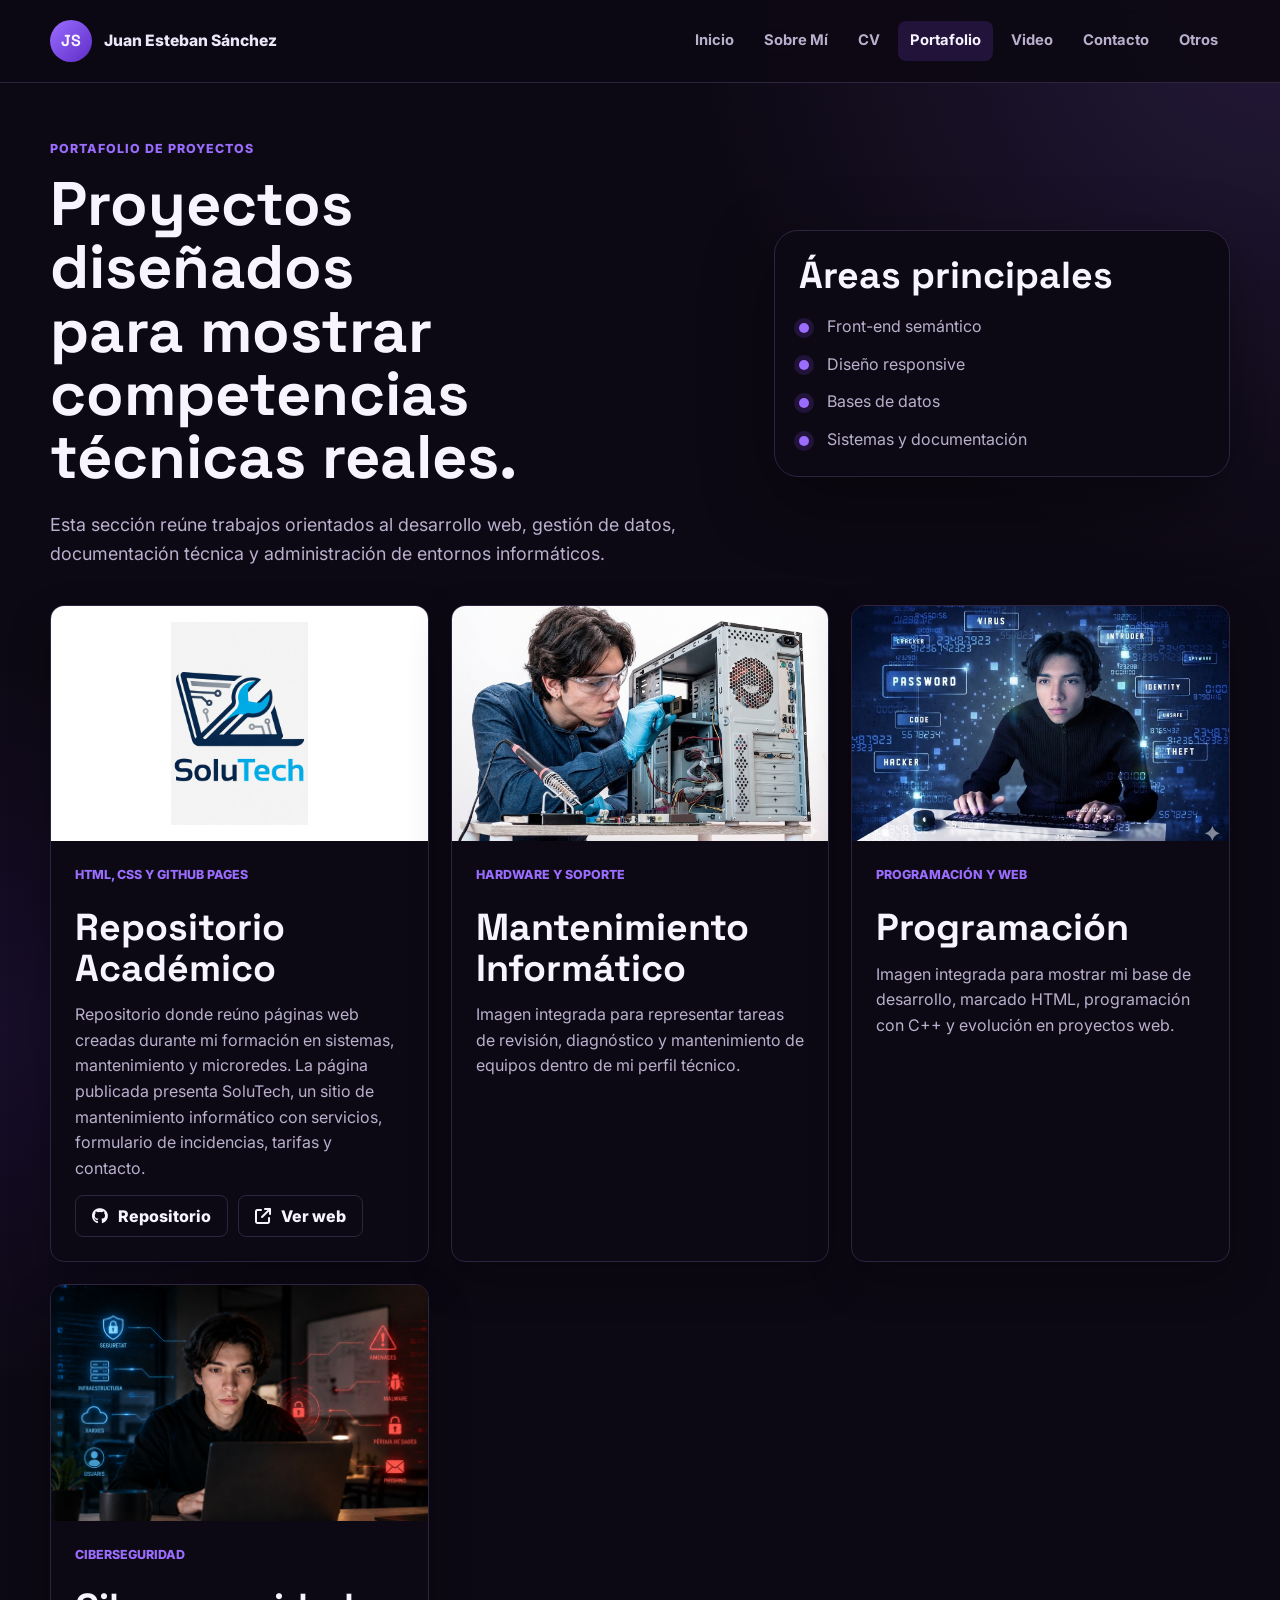
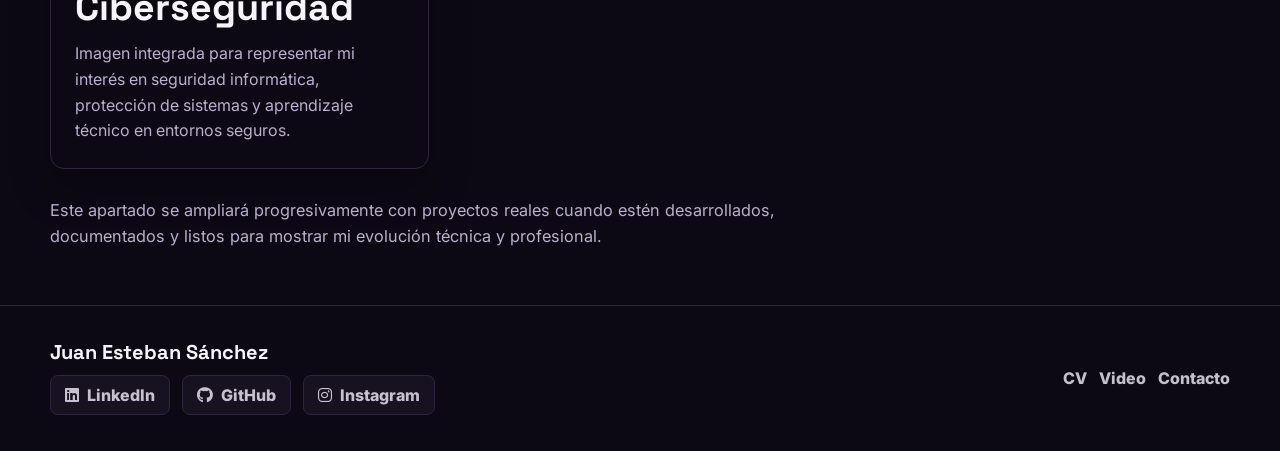
<file: portfolio.html>
<!DOCTYPE html>
<html lang="es">
<head>
    <meta charset="UTF-8">
    <meta name="viewport" content="width=device-width, initial-scale=1.0">
    <meta name="description" content="Portafolio técnico de Juan Esteban Sánchez con repositorio académico real y evolución de proyectos de desarrollo web, sistemas y documentación técnica.">
    <title>Portafolio de Proyectos | Juan Esteban Sánchez</title>
    <meta property="og:title" content="Portafolio de Proyectos | Juan Esteban Sánchez">
    <meta property="og:description" content="Repositorio académico y evolución de trabajos técnicos reales en desarrollo web, sistemas y documentación.">
    <link rel="icon" href="img/favicon.svg" type="image/svg+xml">
    <link rel="preconnect" href="https://fonts.googleapis.com">
    <link rel="preconnect" href="https://fonts.gstatic.com" crossorigin>
    <link href="https://fonts.googleapis.com/css2?family=Inter:wght@400;500;600;700;800&family=Space+Grotesk:wght@600;700&display=swap" rel="stylesheet">
    <link rel="stylesheet" href="https://cdnjs.cloudflare.com/ajax/libs/font-awesome/6.5.1/css/all.min.css">
    <link rel="stylesheet" href="css/styles.css">
</head>
<body>
    <header class="site-header">
        <nav class="navbar" aria-label="Navegación principal">
            <a class="brand" href="index.html" aria-label="Inicio del portafolio">
                <span class="brand-mark">JS</span>
                <span class="brand-text">Juan Esteban Sánchez</span>
            </a>
            <ul class="nav-links">
                <li><a href="index.html">Inicio</a></li>
                <li><a href="about.html">Sobre Mí</a></li>
                <li><a href="cv.html">CV</a></li>
                <li><a href="portfolio.html" aria-current="page">Portafolio</a></li>
                <li><a href="video.html">Video</a></li>
                <li><a href="contacto.html">Contacto</a></li>
                <li><a href="otros.html">Otros</a></li>
            </ul>
        </nav>
    </header>

    <main>
        <section class="page-hero">
            <div>
                <p class="eyebrow">Portafolio de Proyectos</p>
                <h1>Proyectos diseñados para mostrar competencias técnicas reales.</h1>
                <p>Esta sección reúne trabajos orientados al desarrollo web, gestión de datos, documentación técnica y administración de entornos informáticos.</p>
            </div>
            <aside class="project-focus" aria-label="Áreas técnicas del portafolio">
                <h2>Áreas principales</h2>
                <ul class="check-list">
                    <li>Front-end semántico</li>
                    <li>Diseño responsive</li>
                    <li>Bases de datos</li>
                    <li>Sistemas y documentación</li>
                </ul>
            </aside>
        </section>

        <section class="portfolio-section">
            <div class="project-grid">
                <article class="project-card">
                    <img class="project-preview-contained" src="img/solutech.jpg" alt="Vista previa de SoluTech, proyecto académico publicado en GitHub Pages">
                    <div class="project-content">
                        <span class="project-tag">HTML, CSS y GitHub Pages</span>
                        <h2>Repositorio Académico</h2>
                        <p>Repositorio donde reúno páginas web creadas durante mi formación en sistemas, mantenimiento y microredes. La página publicada presenta SoluTech, un sitio de mantenimiento informático con servicios, formulario de incidencias, tarifas y contacto.</p>
                        <div class="project-actions">
                            <a class="btn btn-card" href="https://github.com/JuanSan18/Repositorio-Academico" target="_blank" rel="noopener noreferrer">
                                <i class="fa-brands fa-github" aria-hidden="true"></i>
                                Repositorio
                            </a>
                            <a class="btn btn-card" href="https://juansan18.github.io/Repositorio-Academico/" target="_blank" rel="noopener noreferrer">
                                <i class="fa-solid fa-arrow-up-right-from-square" aria-hidden="true"></i>
                                Ver web
                            </a>
                        </div>
                    </div>
                </article>
                <article class="project-card">
                    <img src="img/foto_montage.png" alt="Trabajo de montaje informático y revisión de hardware">
                    <div class="project-content">
                        <span class="project-tag">Hardware y soporte</span>
                        <h2>Mantenimiento Informático</h2>
                        <p>Imagen integrada para representar tareas de revisión, diagnóstico y mantenimiento de equipos dentro de mi perfil técnico.</p>
                    </div>
                </article>
                <article class="project-card">
                    <img src="img/foto_programacion.png" alt="Trabajo de programación y desarrollo web">
                    <div class="project-content">
                        <span class="project-tag">Programación y web</span>
                        <h2>Programación</h2>
                        <p>Imagen integrada para mostrar mi base de desarrollo, marcado HTML, programación con C++ y evolución en proyectos web.</p>
                    </div>
                </article>
                <article class="project-card">
                    <img src="img/foto_cyberseguridad.png" alt="Trabajo orientado a ciberseguridad y protección de sistemas">
                    <div class="project-content">
                        <span class="project-tag">Ciberseguridad</span>
                        <h2>Ciberseguridad</h2>
                        <p>Imagen integrada para representar mi interés en seguridad informática, protección de sistemas y aprendizaje técnico en entornos seguros.</p>
                    </div>
                </article>
            </div>
            <div class="portfolio-note">
                <p>Este apartado se ampliará progresivamente con proyectos reales cuando estén desarrollados, documentados y listos para mostrar mi evolución técnica y profesional.</p>
            </div>
        </section>
    </main>

    <footer class="site-footer">
        <div>
            <h2>Juan Esteban Sánchez</h2>
            <div class="footer-socials">
                <a href="https://www.linkedin.com/in/juan-esteban-s%C3%A1nchez" target="_blank" rel="noopener noreferrer">
                    <i class="fa-brands fa-linkedin" aria-hidden="true"></i>
                    LinkedIn
                </a>
                <a href="https://github.com/JuanSan18" target="_blank" rel="noopener noreferrer">
                    <i class="fa-brands fa-github" aria-hidden="true"></i>
                    GitHub
                </a>
                <a href="https://www.instagram.com/j.u.a.r.e/" target="_blank" rel="noopener noreferrer">
                    <i class="fa-brands fa-instagram" aria-hidden="true"></i>
                    Instagram
                </a>
            </div>
        </div>
        <nav aria-label="Enlaces secundarios">
            <a href="cv.html">CV</a>
            <a href="video.html">Video</a>
            <a href="contacto.html">Contacto</a>
        </nav>
    </footer>
</body>
</html>
</file>
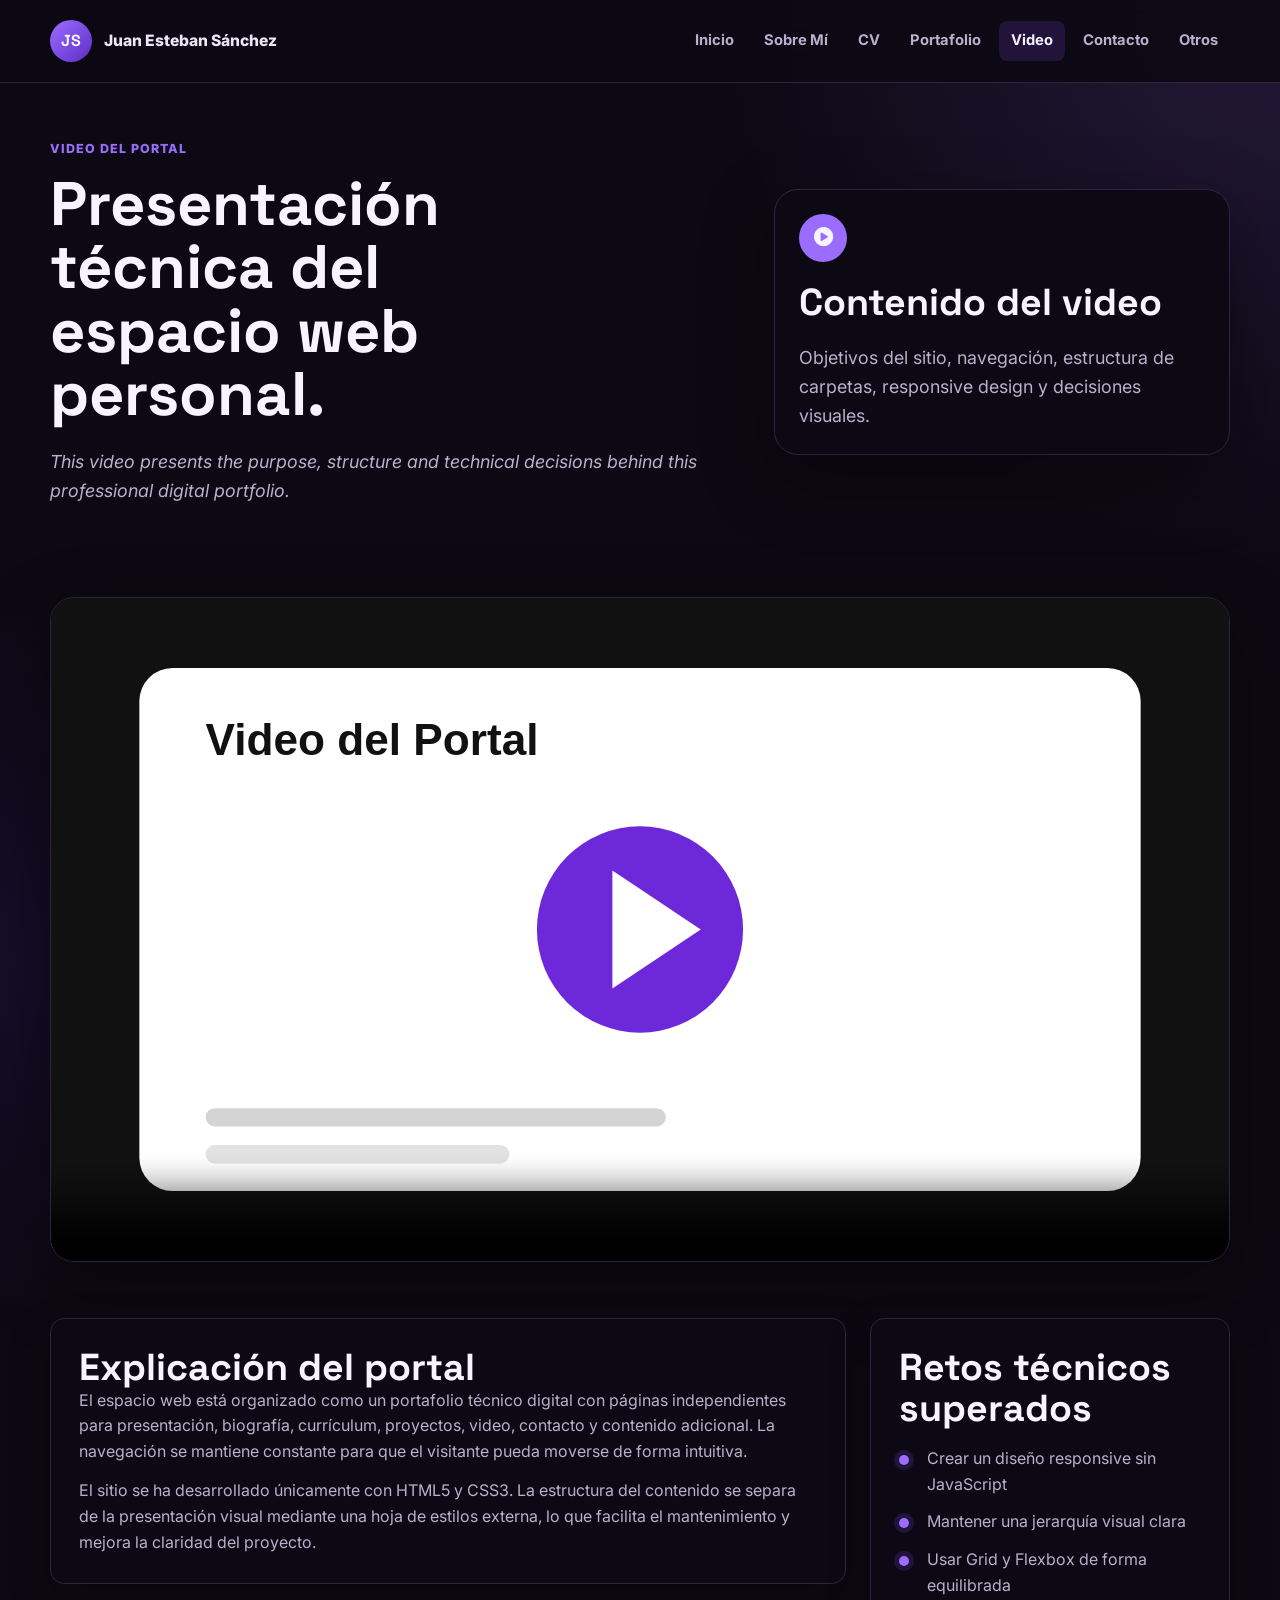
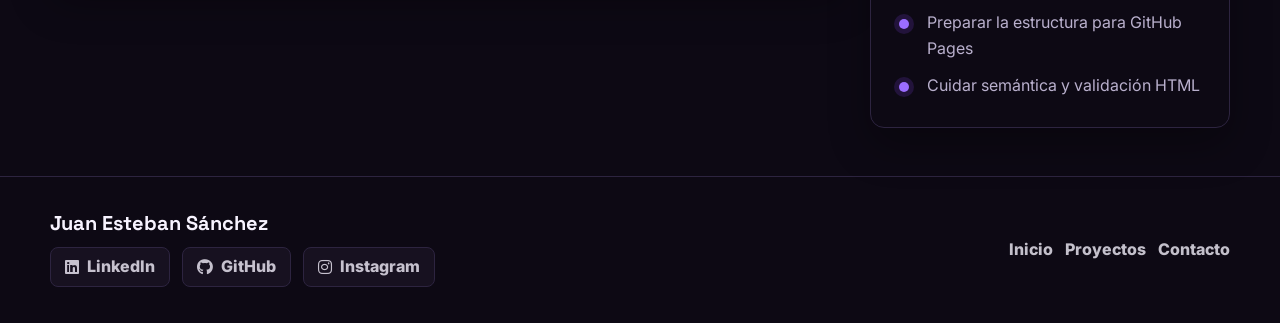
<file: video.html>
<!DOCTYPE html>
<html lang="es">
<head>
    <meta charset="UTF-8">
    <meta name="viewport" content="width=device-width, initial-scale=1.0">
    <meta name="description" content="Sección de video del portafolio de Juan Esteban Sánchez con explicación del portal, estructura del sitio, decisiones técnicas y retos trabajados.">
    <title>Video del Espacio Web | Juan Esteban Sánchez</title>
    <meta property="og:title" content="Video del Espacio Web | Juan Esteban Sánchez">
    <meta property="og:description" content="Presentación técnica del portal personal, estructura, navegación, responsive design y decisiones visuales.">
    <link rel="icon" href="img/favicon.svg" type="image/svg+xml">
    <link rel="preconnect" href="https://fonts.googleapis.com">
    <link rel="preconnect" href="https://fonts.gstatic.com" crossorigin>
    <link href="https://fonts.googleapis.com/css2?family=Inter:wght@400;500;600;700;800&family=Space+Grotesk:wght@600;700&display=swap" rel="stylesheet">
    <link rel="stylesheet" href="https://cdnjs.cloudflare.com/ajax/libs/font-awesome/6.5.1/css/all.min.css">
    <link rel="stylesheet" href="css/styles.css">
</head>
<body>
    <header class="site-header">
        <nav class="navbar" aria-label="Navegación principal">
            <a class="brand" href="index.html" aria-label="Inicio del portafolio">
                <span class="brand-mark">JS</span>
                <span class="brand-text">Juan Esteban Sánchez</span>
            </a>
            <ul class="nav-links">
                <li><a href="index.html">Inicio</a></li>
                <li><a href="about.html">Sobre Mí</a></li>
                <li><a href="cv.html">CV</a></li>
                <li><a href="portfolio.html">Portafolio</a></li>
                <li><a href="video.html" aria-current="page">Video</a></li>
                <li><a href="contacto.html">Contacto</a></li>
                <li><a href="otros.html">Otros</a></li>
            </ul>
        </nav>
    </header>

    <main>
        <section class="page-hero">
            <div>
                <p class="eyebrow">Video del Portal</p>
                <h1>Presentación técnica del espacio web personal.</h1>
                <p class="english-intro">This video presents the purpose, structure and technical decisions behind this professional digital portfolio.</p>
            </div>
            <aside class="video-aside" aria-label="Resumen del contenido del video">
                <i class="fa-solid fa-circle-play" aria-hidden="true"></i>
                <h2>Contenido del video</h2>
                <p>Objetivos del sitio, navegación, estructura de carpetas, responsive design y decisiones visuales.</p>
            </aside>
        </section>

        <section class="section-block">
            <article class="video-shell">
                <video controls poster="img/video-placeholder.svg" aria-label="Video técnico del portafolio personal">
                    <source src="Videos/Video_portafoleo.mp4" type="video/mp4">
                    Tu navegador no soporta la etiqueta de video.
                </video>
            </article>
        </section>

        <section class="content-grid">
            <article class="content-card wide-card">
                <h2>Explicación del portal</h2>
                <p>El espacio web está organizado como un portafolio técnico digital con páginas independientes para presentación, biografía, currículum, proyectos, video, contacto y contenido adicional. La navegación se mantiene constante para que el visitante pueda moverse de forma intuitiva.</p>
                <p>El sitio se ha desarrollado únicamente con HTML5 y CSS3. La estructura del contenido se separa de la presentación visual mediante una hoja de estilos externa, lo que facilita el mantenimiento y mejora la claridad del proyecto.</p>
            </article>
            <aside class="content-card">
                <h2>Retos técnicos superados</h2>
                <ul class="check-list">
                    <li>Crear un diseño responsive sin JavaScript</li>
                    <li>Mantener una jerarquía visual clara</li>
                    <li>Usar Grid y Flexbox de forma equilibrada</li>
                    <li>Preparar la estructura para GitHub Pages</li>
                    <li>Cuidar semántica y validación HTML</li>
                </ul>
            </aside>
        </section>
    </main>

    <footer class="site-footer">
        <div>
            <h2>Juan Esteban Sánchez</h2>
            <div class="footer-socials">
                <a href="https://www.linkedin.com/in/juan-esteban-s%C3%A1nchez" target="_blank" rel="noopener noreferrer">
                    <i class="fa-brands fa-linkedin" aria-hidden="true"></i>
                    LinkedIn
                </a>
                <a href="https://github.com/JuanSan18" target="_blank" rel="noopener noreferrer">
                    <i class="fa-brands fa-github" aria-hidden="true"></i>
                    GitHub
                </a>
                <a href="https://www.instagram.com/j.u.a.r.e/" target="_blank" rel="noopener noreferrer">
                    <i class="fa-brands fa-instagram" aria-hidden="true"></i>
                    Instagram
                </a>
            </div>
        </div>
        <nav aria-label="Enlaces secundarios">
            <a href="index.html">Inicio</a>
            <a href="portfolio.html">Proyectos</a>
            <a href="contacto.html">Contacto</a>
        </nav>
    </footer>
</body>
</html>
</file>
<file: css/styles.css>
/* Aquí defino la paleta principal con variables CSS para poder mantener
el diseño de forma ordenada. El morado transmite profesionalidad y un
enfoque tecnológico moderno, mientras que el negro y el blanco equilibran
la interfaz para que no parezca recargada. */
:root {
    --color-primary: #9b6dff;
    --color-primary-dark: #5d2cc7;
    --color-primary-light: #22133b;
    --color-black: #f7f3ff;
    --color-ink: #ebe6f8;
    --color-muted: #b9b0cd;
    --color-white: #0d0914;
    --color-soft: #171120;
    --color-border: #2d2440;
    --shadow-soft: 0 24px 70px rgba(0, 0, 0, 0.42);
    --shadow-card: 0 18px 42px rgba(0, 0, 0, 0.3);
    --radius-small: 8px;
    --radius-medium: 14px;
    --radius-large: 24px;
    --max-width: 1180px;
    --header-height: 82px;
    --transition: 180ms ease;
}

* {
    box-sizing: border-box;
}

html {
    scroll-behavior: smooth;
}

body {
    margin: 0;
    font-family: "Inter", Arial, sans-serif;
    color: var(--color-ink);
    background:
        radial-gradient(circle at top right, rgba(155, 109, 255, 0.16), transparent 24%),
        radial-gradient(circle at left center, rgba(93, 44, 199, 0.12), transparent 22%),
        var(--color-white);
    line-height: 1.6;
}

img,
video,
iframe {
    max-width: 100%;
    display: block;
}

a {
    color: inherit;
    text-decoration: none;
}

a:focus-visible,
button:focus-visible,
input:focus-visible,
textarea:focus-visible,
video:focus-visible {
    outline: 3px solid var(--color-primary);
    outline-offset: 4px;
}

ul {
    margin: 0;
    padding: 0;
}

li {
    list-style: none;
}

/* Uso una cabecera fija porque en un portafolio multipágina ayuda a que
la navegación sea rápida y da una sensación más profesional. */
.site-header {
    position: sticky;
    top: 0;
    z-index: 10;
    background: rgba(13, 9, 20, 0.94);
    border-bottom: 1px solid var(--color-border);
    backdrop-filter: blur(18px);
}

.navbar {
    width: min(100% - 32px, var(--max-width));
    min-height: var(--header-height);
    margin: 0 auto;
    display: flex;
    align-items: center;
    justify-content: space-between;
    gap: 24px;
}

.brand {
    display: flex;
    align-items: center;
    gap: 12px;
    min-width: max-content;
    font-weight: 800;
}

.brand-mark {
    width: 42px;
    height: 42px;
    display: grid;
    place-items: center;
    border-radius: 50%;
    color: var(--color-black);
    background: linear-gradient(135deg, var(--color-primary), var(--color-primary-dark));
    font-family: "Space Grotesk", Arial, sans-serif;
}

.brand-text {
    font-size: 0.98rem;
}

/* La navegación está hecha con Flexbox para que pueda envolver los
enlaces en pantallas pequeñas sin depender de JavaScript. */
.nav-links {
    display: flex;
    align-items: center;
    justify-content: flex-end;
    gap: 6px;
    flex-wrap: wrap;
}

.nav-links a {
    display: inline-flex;
    align-items: center;
    min-height: 40px;
    padding: 0 12px;
    border-radius: var(--radius-small);
    color: var(--color-muted);
    font-size: 0.92rem;
    font-weight: 700;
    transition: color var(--transition), background-color var(--transition), transform var(--transition);
}

.nav-links a:hover,
.nav-links a[aria-current="page"] {
    color: var(--color-black);
    background: var(--color-primary-light);
}

.nav-links a:hover {
    transform: translateY(-1px);
}

main {
    width: min(100% - 32px, var(--max-width));
    margin: 0 auto;
}

.hero-section {
    min-height: calc(100vh - var(--header-height));
    display: grid;
    grid-template-columns: minmax(0, 1.2fr) minmax(300px, 0.8fr);
    align-items: center;
    gap: 48px;
    padding: 72px 0 56px;
}

.page-hero {
    display: grid;
    grid-template-columns: minmax(0, 1.2fr) minmax(300px, 0.8fr);
    align-items: center;
    gap: 40px;
    padding: 56px 0 36px;
}

.compact-hero,
.cv-hero {
    min-height: auto;
}

.hero-content,
.page-hero > div {
    min-width: 0;
    max-width: 680px;
}

.eyebrow {
    margin: 0 0 14px;
    color: var(--color-primary);
    font-size: 0.78rem;
    font-weight: 800;
    letter-spacing: 0.08em;
    text-transform: uppercase;
}

h1,
h2,
h3,
h4 {
    margin: 0;
    font-family: "Space Grotesk", Arial, sans-serif;
    color: var(--color-black);
    line-height: 1.08;
    letter-spacing: 0;
}

h1 {
    max-width: 12ch;
    font-size: clamp(2.4rem, 4.8vw, 4.9rem);
    line-height: 1.03;
    text-wrap: balance;
}

h2 {
    font-size: clamp(1.55rem, 3vw, 2.35rem);
}

h3 {
    font-size: 1.25rem;
}

h4 {
    font-size: 1.05rem;
}

p {
    margin: 0;
}

.hero-lead,
.page-hero p:not(.eyebrow),
.section-heading p,
.content-card p,
.feature-card p,
.project-card p,
.text-panel p,
.europass-card p {
    color: var(--color-muted);
}

.hero-lead,
.page-hero p:not(.eyebrow) {
    max-width: 680px;
    margin-top: 22px;
    font-size: 1.12rem;
}

.english-intro {
    font-style: italic;
}

.hero-actions {
    display: flex;
    align-items: center;
    flex-wrap: wrap;
    gap: 14px;
    margin-top: 34px;
}

.btn {
    display: inline-flex;
    align-items: center;
    justify-content: center;
    gap: 10px;
    min-height: 48px;
    padding: 0 20px;
    border: 1px solid transparent;
    border-radius: var(--radius-small);
    font-weight: 800;
    cursor: pointer;
    transition: transform var(--transition), box-shadow var(--transition), background-color var(--transition), color var(--transition), border-color var(--transition);
}

.btn:hover {
    transform: translateY(-2px);
}

.btn-primary {
    color: var(--color-black);
    background: var(--color-primary);
    box-shadow: 0 14px 28px rgba(109, 40, 217, 0.24);
}

.btn-primary:hover {
    background: var(--color-primary-dark);
    box-shadow: 0 18px 34px rgba(76, 29, 149, 0.28);
}

.btn-secondary,
.btn-card {
    color: var(--color-black);
    background: var(--color-white);
    border-color: var(--color-border);
}

.btn-secondary:hover,
.btn-card:hover {
    background: var(--color-primary-light);
    border-color: transparent;
}

.btn-card {
    min-height: 42px;
    padding: 0 16px;
    align-self: flex-start;
}

.hero-card,
.cv-summary,
.mini-profile,
.project-focus,
.video-aside,
.contact-card {
    border: 1px solid var(--color-border);
    border-radius: var(--radius-large);
    background: var(--color-white);
    box-shadow: var(--shadow-soft);
}

.hero-card {
    padding: 18px;
}

.profile-photo,
.hero-card img {
    width: 100%;
    aspect-ratio: 4 / 5;
    object-fit: contain;
    object-position: center bottom;
    padding: 12px;
    box-sizing: border-box;
    border-radius: 18px;
    background: var(--color-primary-light);
}

.profile-summary {
    padding: 22px 6px 4px;
}

.profile-summary h2 {
    font-size: 1.55rem;
}

.profile-summary p {
    margin-top: 12px;
    color: var(--color-muted);
}

.section-block {
    padding: 56px 0;
}

.section-heading {
    max-width: 760px;
    margin-bottom: 34px;
}

.section-heading h2 {
    margin-bottom: 14px;
}

/* Aquí uso CSS Grid para las tarjetas porque permite columnas limpias,
espaciado constante y una adaptación natural cuando cambia el ancho. */
.feature-grid,
.project-grid,
.social-grid {
    display: grid;
    gap: 22px;
}

.feature-grid {
    grid-template-columns: repeat(3, minmax(0, 1fr));
}

.feature-card,
.content-card,
.contact-panel,
.timeline-section,
.skills-aside,
.europass-card {
    border: 1px solid var(--color-border);
    border-radius: var(--radius-medium);
    background: var(--color-white);
    box-shadow: var(--shadow-card);
}

.feature-card {
    padding: 28px;
    transition: transform var(--transition), border-color var(--transition), box-shadow var(--transition);
}

.feature-card:hover {
    transform: translateY(-4px);
    border-color: rgba(109, 40, 217, 0.32);
    box-shadow: 0 24px 54px rgba(76, 29, 149, 0.16);
}

.feature-card i,
.contact-card i,
.video-aside i {
    width: 48px;
    height: 48px;
    display: grid;
    place-items: center;
    margin-bottom: 20px;
    border-radius: 50%;
    color: var(--color-black);
    background: var(--color-primary);
    font-size: 1.2rem;
}

.feature-card h3,
.feature-card h2 {
    margin-bottom: 12px;
    font-size: 1.2rem;
}

.split-section {
    display: grid;
    grid-template-columns: 1fr 0.8fr;
    gap: 32px;
    align-items: stretch;
    padding: 36px;
    margin-bottom: 56px;
    border-radius: var(--radius-large);
    color: var(--color-black);
    background: linear-gradient(135deg, var(--color-white), var(--color-primary-dark));
}

.text-panel h2 {
    color: var(--color-black);
}

.text-panel p {
    margin-top: 18px;
    color: rgba(247, 243, 255, 0.76);
}

.text-link {
    display: inline-flex;
    margin-top: 24px;
    font-weight: 800;
    color: var(--color-black);
    border-bottom: 2px solid rgba(247, 243, 255, 0.45);
    transition: border-color var(--transition), color var(--transition);
}

.text-link:hover {
    color: var(--color-primary);
    border-color: var(--color-primary);
}

.metrics-panel {
    display: grid;
    grid-template-columns: repeat(3, 1fr);
    gap: 14px;
}

.metrics-panel div {
    display: flex;
    flex-direction: column;
    justify-content: center;
    min-height: 150px;
    padding: 18px;
    border: 1px solid rgba(255, 255, 255, 0.18);
    border-radius: var(--radius-medium);
    background: rgba(255, 255, 255, 0.08);
}

.metrics-panel strong {
    color: var(--color-black);
    font-size: 1.55rem;
    line-height: 1;
}

.metrics-panel span {
    margin-top: 10px;
    color: rgba(255, 255, 255, 0.72);
    font-size: 0.95rem;
}

.content-grid,
.contact-layout,
.resume-layout {
    display: grid;
    grid-template-columns: minmax(0, 1fr) 360px;
    align-items: start;
    gap: 24px;
    padding: 0 0 48px;
}

.resume-layout {
    padding-bottom: 28px;
}

.content-card,
.contact-panel,
.timeline-section,
.skills-aside,
.europass-card {
    padding: 28px;
}

.wide-card p + p,
.content-card p + p,
.europass-card section,
.timeline-item p {
    margin-top: 14px;
}

.check-list {
    display: grid;
    gap: 12px;
    margin-top: 18px;
}

.check-list li {
    position: relative;
    padding-left: 28px;
    color: var(--color-muted);
}

.check-list li::before {
    content: "";
    position: absolute;
    left: 0;
    top: 0.55em;
    width: 10px;
    height: 10px;
    border-radius: 50%;
    background: var(--color-primary);
    box-shadow: 0 0 0 5px var(--color-primary-light);
}

.mini-profile,
.project-focus,
.video-aside,
.contact-card,
.cv-summary {
    padding: 24px;
}

.mini-profile img,
.cv-summary img {
    width: 150px;
    height: 150px;
    object-fit: cover;
    margin-bottom: 18px;
    border-radius: 50%;
    border: 5px solid var(--color-primary-light);
}

.mini-profile span {
    display: block;
    color: var(--color-muted);
    font-weight: 700;
}

.cv-summary h2 {
    font-size: 1.35rem;
}

.cv-summary p {
    margin-top: 6px;
    color: var(--color-primary);
    font-weight: 800;
}

.cv-summary ul {
    display: grid;
    gap: 12px;
    margin-top: 20px;
}

.cv-summary li {
    display: flex;
    gap: 10px;
    color: var(--color-muted);
}

.cv-summary i {
    margin-top: 5px;
    color: var(--color-primary);
}

.timeline-section h2,
.skills-aside h2 {
    margin-bottom: 22px;
}

.skills-aside {
    grid-column: 2;
    grid-row: 1 / span 2;
    align-self: start;
}

.timeline {
    position: relative;
    display: grid;
    gap: 18px;
}

.timeline::before {
    content: "";
    position: absolute;
    left: 7px;
    top: 7px;
    bottom: 7px;
    width: 2px;
    background: var(--color-primary-light);
}

.timeline-item {
    position: relative;
    padding-left: 32px;
}

.timeline-item::before {
    content: "";
    position: absolute;
    left: 0;
    top: 6px;
    width: 16px;
    height: 16px;
    border-radius: 50%;
    background: var(--color-primary);
}

.timeline-item span,
.project-tag {
    display: inline-flex;
    margin-bottom: 8px;
    color: var(--color-primary);
    font-size: 0.78rem;
    font-weight: 800;
    text-transform: uppercase;
}

.tag-list {
    display: flex;
    flex-wrap: wrap;
    gap: 10px;
}

.tag-list li {
    padding: 8px 12px;
    border-radius: 999px;
    color: var(--color-black);
    background: var(--color-primary-light);
    font-size: 0.9rem;
    font-weight: 800;
}

.skills-aside section + section {
    margin-top: 28px;
}

.language-list {
    display: grid;
    gap: 10px;
    color: var(--color-muted);
}

.europass-card {
    display: grid;
    gap: 18px;
}

.europass-card header {
    padding-bottom: 18px;
    border-bottom: 1px solid var(--color-border);
}

.europass-card h4 {
    margin-bottom: 8px;
}

#europass-html {
    padding-top: 0;
}

.portfolio-section {
    padding-bottom: 56px;
}

.project-grid {
    grid-template-columns: repeat(3, minmax(0, 1fr));
    justify-items: start;
}

.project-card {
    overflow: hidden;
    display: flex;
    flex-direction: column;
    border: 1px solid var(--color-border);
    border-radius: var(--radius-medium);
    background: var(--color-white);
    box-shadow: var(--shadow-card);
    transition: transform var(--transition), box-shadow var(--transition);
}

.project-card:hover {
    transform: translateY(-5px);
    box-shadow: 0 24px 58px rgba(76, 29, 149, 0.17);
}

.project-card img {
    width: 100%;
    aspect-ratio: 16 / 10;
    object-fit: cover;
    background: var(--color-primary-light);
}

.project-card img.project-preview-contained {
    object-fit: contain;
    object-position: center;
    padding: 16px;
    background: #ffffff;
}

.project-content {
    display: flex;
    flex: 1;
    flex-direction: column;
    gap: 14px;
    padding: 24px;
}

.project-content p {
    flex: 1;
}

.project-actions {
    display: flex;
    flex-wrap: wrap;
    gap: 10px;
}

.portfolio-note {
    max-width: 760px;
    margin-top: 28px;
}

.portfolio-note p {
    color: var(--color-muted);
    font-size: 1.02rem;
}

.video-shell {
    overflow: hidden;
    border: 1px solid var(--color-border);
    border-radius: var(--radius-large);
    background: var(--color-white);
    box-shadow: var(--shadow-soft);
}

.video-shell video {
    width: 100%;
    aspect-ratio: 16 / 9;
    object-fit: cover;
    background: var(--color-white);
}

.contact-card a {
    display: inline-flex;
    margin-top: 12px;
    color: var(--color-primary);
    font-weight: 800;
}

.contact-direct-list {
    display: grid;
    gap: 12px;
    margin-top: 18px;
}

.contact-direct-list a {
    display: flex;
    flex-direction: column;
    gap: 4px;
    margin-top: 0;
    padding: 14px 16px;
    border: 1px solid var(--color-border);
    border-radius: var(--radius-medium);
    background: var(--color-soft);
    color: var(--color-black);
    transition: transform var(--transition), border-color var(--transition), background-color var(--transition);
}

.contact-direct-list a:hover {
    transform: translateY(-2px);
    border-color: rgba(155, 109, 255, 0.45);
    background: var(--color-primary-light);
}

.contact-direct-label {
    color: var(--color-muted);
    font-size: 0.82rem;
    font-weight: 700;
    text-transform: uppercase;
    letter-spacing: 0.04em;
}

.contact-panel h2 {
    margin-bottom: 20px;
}

.social-grid {
    grid-template-columns: repeat(3, minmax(0, 1fr));
}

.social-grid a {
    display: flex;
    flex-direction: column;
    align-items: center;
    justify-content: center;
    min-height: 120px;
    gap: 14px;
    border: 1px solid var(--color-border);
    border-radius: var(--radius-medium);
    color: var(--color-black);
    background: var(--color-soft);
    font-weight: 800;
    transition: transform var(--transition), background-color var(--transition), color var(--transition);
}

.social-grid a:hover {
    transform: translateY(-4px);
    color: var(--color-black);
    background: var(--color-primary);
}

.social-grid i {
    font-size: 2.15rem;
}

.contact-form {
    display: grid;
    gap: 12px;
}

.contact-form label {
    color: var(--color-black);
    font-weight: 800;
}

.contact-form input,
.contact-form textarea {
    width: 100%;
    border: 1px solid var(--color-border);
    border-radius: var(--radius-small);
    padding: 13px 14px;
    font: inherit;
    color: var(--color-ink);
    background: var(--color-white);
    transition: border-color var(--transition), box-shadow var(--transition);
}

.contact-form input:focus,
.contact-form textarea:focus {
    outline: none;
    border-color: var(--color-primary);
    box-shadow: 0 0 0 4px rgba(109, 40, 217, 0.12);
}

.contact-form input:focus-visible,
.contact-form textarea:focus-visible {
    outline: 3px solid var(--color-primary);
    outline-offset: 4px;
}

.contact-form button {
    margin-top: 8px;
    border: 0;
}

.site-footer {
    display: flex;
    align-items: center;
    justify-content: space-between;
    gap: 28px;
    padding: 36px max(16px, calc((100vw - var(--max-width)) / 2));
    color: var(--color-black);
    background: var(--color-white);
    border-top: 1px solid var(--color-border);
}

.site-footer h2 {
    color: var(--color-black);
    font-size: 1.25rem;
}

.site-footer p {
    max-width: 620px;
    margin-top: 8px;
    color: rgba(247, 243, 255, 0.68);
}

.footer-socials {
    display: flex;
    flex-wrap: wrap;
    gap: 12px;
    margin-top: 12px;
}

.footer-socials a {
    display: inline-flex;
    align-items: center;
    gap: 8px;
    min-height: 40px;
    padding: 0 14px;
    border: 1px solid var(--color-border);
    border-radius: var(--radius-small);
    color: rgba(247, 243, 255, 0.88);
    background: var(--color-soft);
    font-weight: 700;
    transition: transform var(--transition), border-color var(--transition), background-color var(--transition), color var(--transition);
}

.footer-socials a:hover {
    transform: translateY(-2px);
    color: var(--color-black);
    border-color: rgba(155, 109, 255, 0.45);
    background: var(--color-primary);
}

.site-footer nav {
    display: flex;
    flex-wrap: wrap;
    justify-content: flex-end;
    gap: 12px;
}

.site-footer a {
    color: rgba(247, 243, 255, 0.78);
    font-weight: 800;
    transition: color var(--transition);
}

.site-footer a:hover {
    color: var(--color-primary);
}

@media (prefers-reduced-motion: reduce) {
    *,
    *::before,
    *::after {
        scroll-behavior: auto !important;
        transition-duration: 0.01ms !important;
        animation-duration: 0.01ms !important;
        animation-iteration-count: 1 !important;
    }
}

/* En responsive mantengo la jerarquía visual, pero reduzco columnas y
espaciados para que el contenido siga respirando en pantallas pequeñas. */
@media (max-width: 1120px) {
    .hero-section,
    .page-hero {
        grid-template-columns: 1fr;
        min-height: auto;
        padding-top: 54px;
    }

    .hero-content,
    .page-hero > div {
        max-width: 100%;
    }
}

@media (max-width: 980px) {
    :root {
        --header-height: auto;
    }

    .navbar {
        align-items: flex-start;
        flex-direction: column;
        padding: 16px 0;
    }

    .nav-links {
        justify-content: flex-start;
    }

    .content-grid,
    .contact-layout,
    .resume-layout,
    .split-section {
        grid-template-columns: 1fr;
    }

    .feature-grid,
    .project-grid {
        grid-template-columns: repeat(2, minmax(0, 1fr));
    }

    .metrics-panel,
    .social-grid {
        grid-template-columns: 1fr;
    }

    .skills-aside {
        grid-column: auto;
        grid-row: auto;
    }
}

@media (max-width: 680px) {
    main {
        width: min(100% - 24px, var(--max-width));
    }

    .brand {
        min-width: 0;
    }

    .brand-text {
        font-size: 0.9rem;
    }

    .nav-links {
        width: 100%;
        display: grid;
        grid-template-columns: repeat(2, minmax(0, 1fr));
    }

    .nav-links a {
        justify-content: center;
        width: 100%;
        padding: 0 8px;
        font-size: 0.86rem;
    }

    h1 {
        max-width: 11ch;
        font-size: clamp(2rem, 8.4vw, 2.95rem);
        line-height: 1.04;
    }

    .hero-actions,
    .site-footer {
        align-items: stretch;
        flex-direction: column;
    }

    .btn {
        width: 100%;
    }

    .feature-grid,
    .project-grid {
        grid-template-columns: 1fr;
    }

    .section-block,
    .feature-grid,
    .content-grid,
    .contact-layout,
    .resume-layout {
        padding-bottom: 52px;
    }

    .resume-layout {
        padding-bottom: 28px;
    }

    .split-section {
        padding: 24px;
        margin-bottom: 54px;
    }

    .content-card,
    .contact-panel,
    .timeline-section,
    .skills-aside,
    .europass-card,
    .feature-card {
        padding: 22px;
    }

    .site-footer nav {
        justify-content: flex-start;
    }
}
</file>
